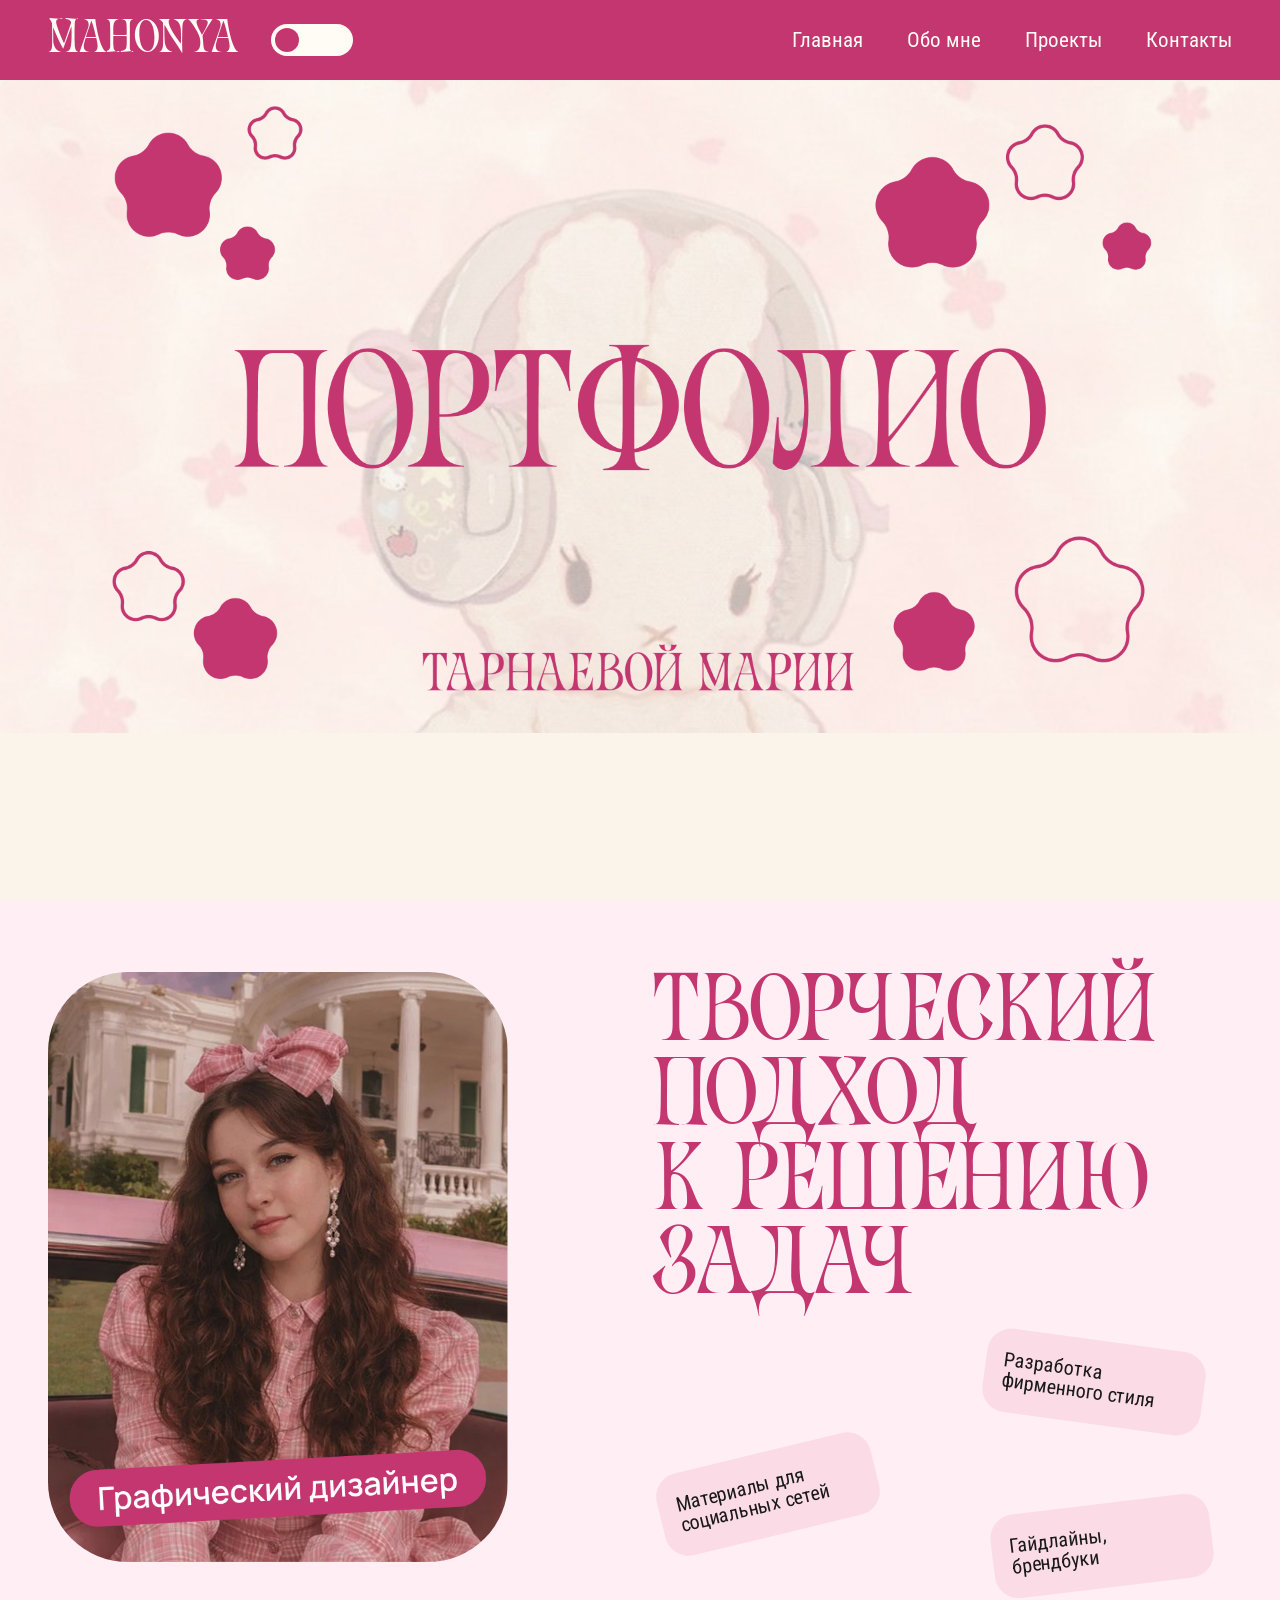
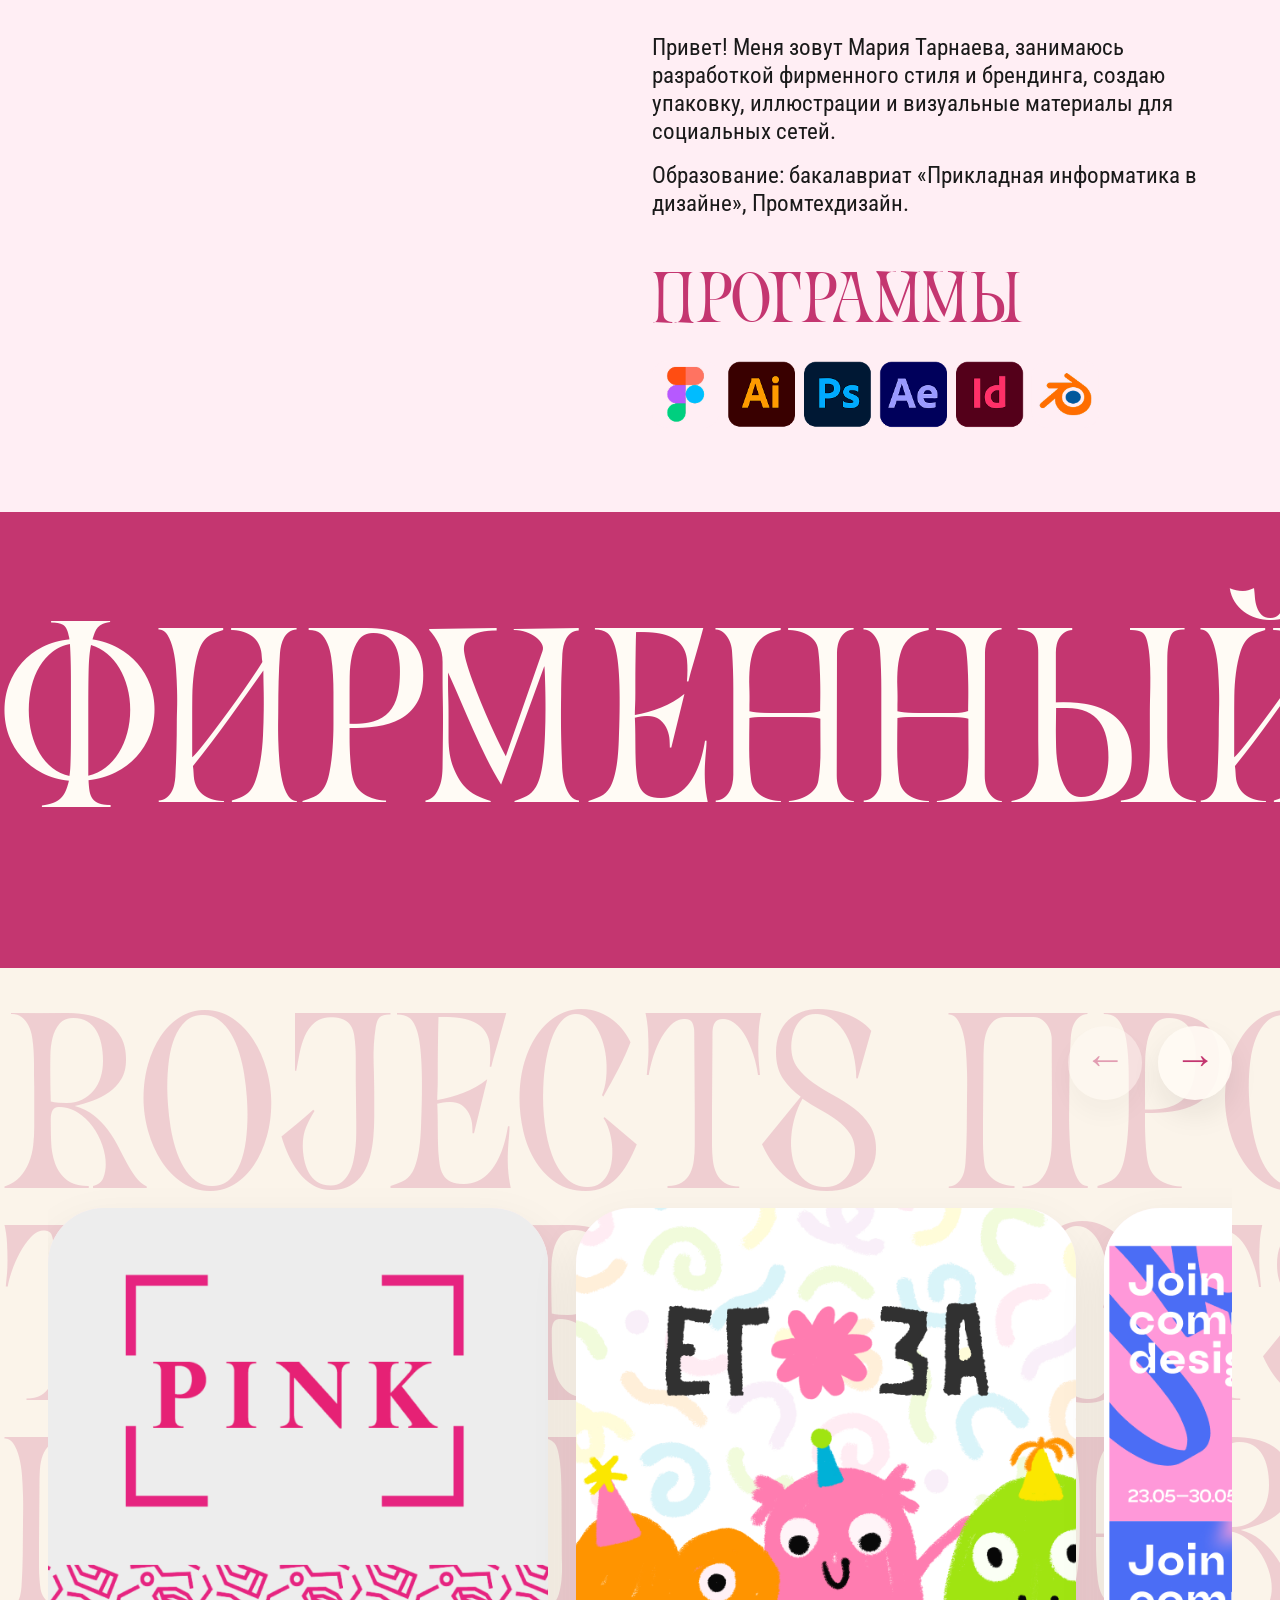
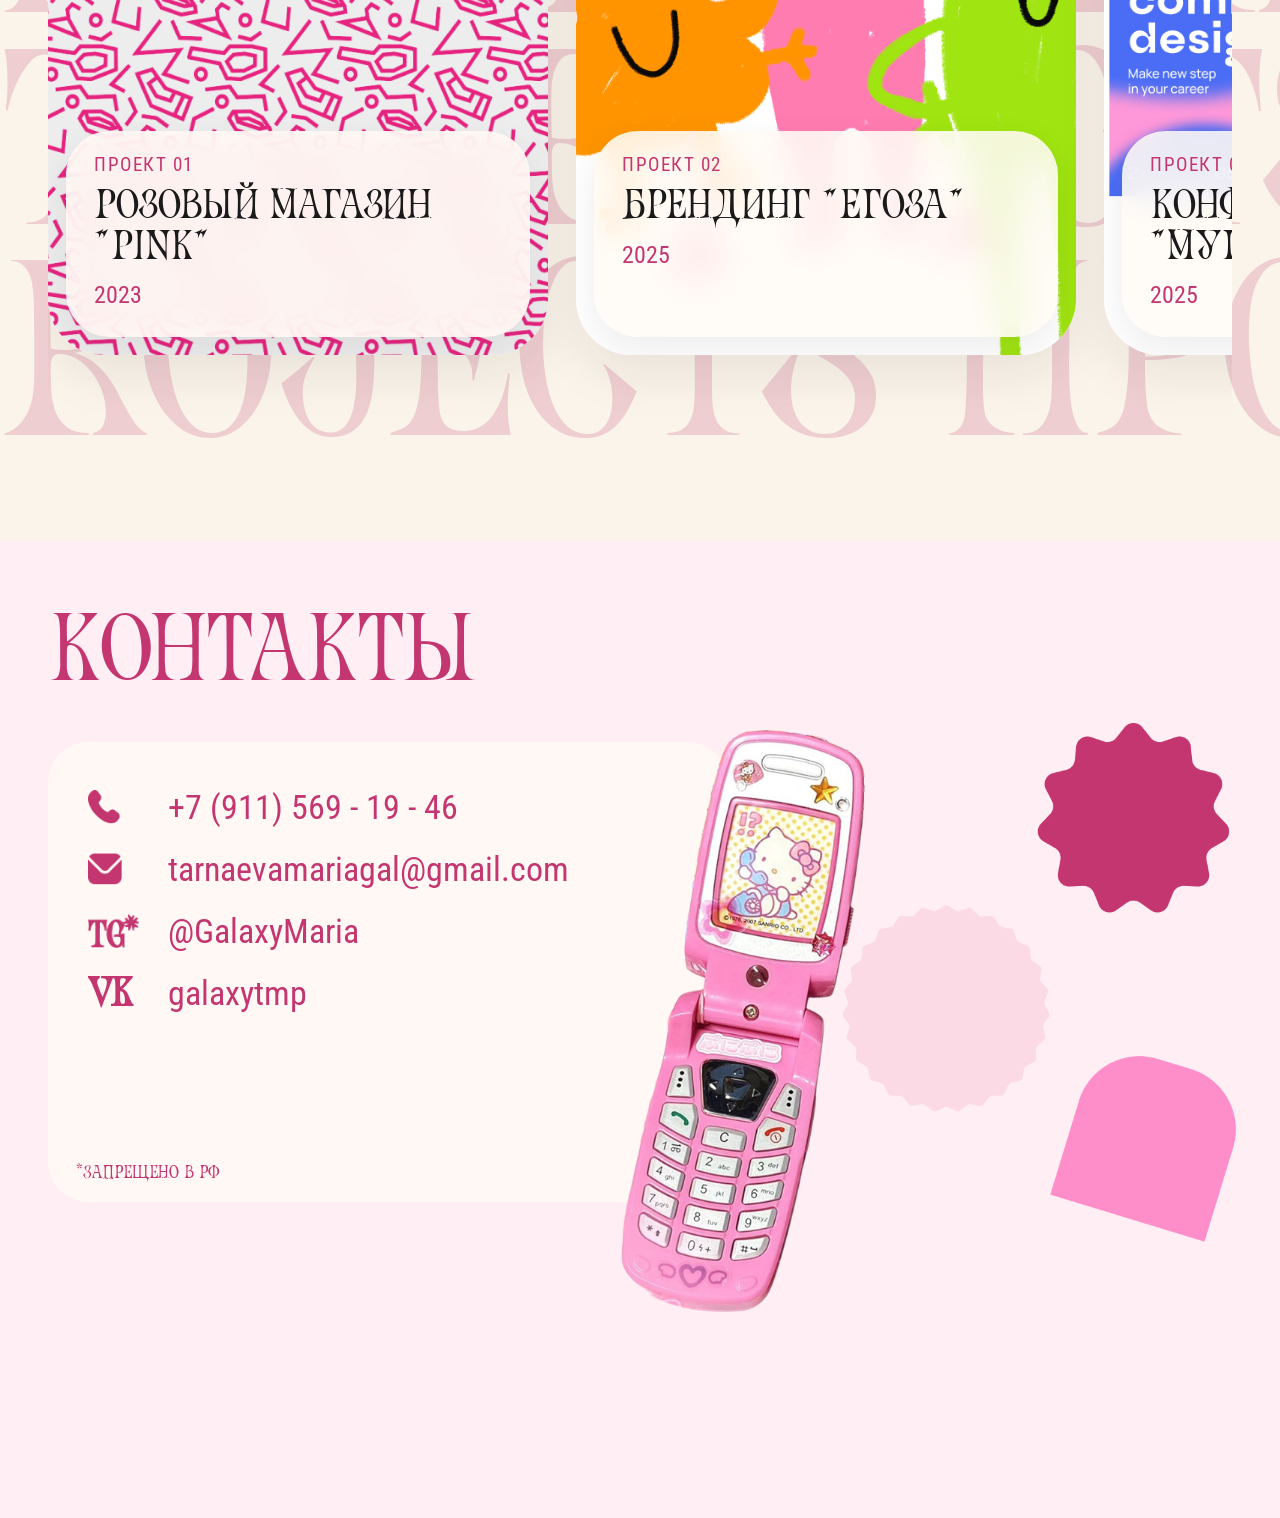
<file: index.html>
<!DOCTYPE html>
<html lang="ru">
<head>
  <meta charset="UTF-8">
  <meta name="viewport" content="width=device-width, initial-scale=1.0">
  <title>Mahonya</title>
  <link rel="preconnect" href="https://fonts.googleapis.com">
  <link rel="preconnect" href="https://fonts.gstatic.com" crossorigin>
  <link href="https://fonts.googleapis.com/css2?family=Roboto+Condensed&display=swap" rel="stylesheet">
  <link rel="stylesheet" href="style.css">
</head>
<body>
  <nav class="navbar">
    <div class="navbar__inner">
      <a class="logo" href="#top">MAHONYA</a>

      <button class="theme-toggle" id="themeToggle" type="button" aria-label="Переключить тему">
        <span class="toggle-circle"></span>
      </button>

      <div class="menu">
        <a href="#top">Главная</a>
        <a href="#about">Обо мне</a>
        <a href="#projects">Проекты</a>
        <a href="#contacts">Контакты</a>
      </div>
    </div>
  </nav>

  <header class="hero" id="top">
    <img class="hero__image" src="img/хэдер.png" data-asset="хэдер.png" alt="">
  </header>

  <main>
    <section class="about" id="about">
      <div class="about__grid">
        <div class="about__photo">
          <img src="img/мое_фото.png" data-asset="мое_фото.png" alt="Мария Тарнаева">
        </div>

        <div class="about__content">
          <h2>
            ТВОРЧЕСКИЙ<br>
            ПОДХОД<br>
            К РЕШЕНИЮ<br>
            ЗАДАЧ
          </h2>

          <div class="tags">
            <div class="tag tag--one">Материалы для социальных сетей</div>
            <div class="tag tag--two">Разработка фирменного стиля</div>
            <div class="tag tag--three">Гайдлайны, брендбуки</div>
          </div>

          <p class="about-text">
            Привет! Меня зовут Мария Тарнаева, занимаюсь разработкой фирменного стиля и брендинга,
            создаю упаковку, иллюстрации и визуальные материалы для социальных сетей.
          </p>

          <p class="about-text">
            Образование: бакалавриат «Прикладная информатика в дизайне», Промтехдизайн.
          </p>

          <h3 class="programs-title">ПРОГРАММЫ</h3>

          <div class="programs">
            <img src="img/программы.png" data-asset="программы.png" alt="Список программ">
          </div>
        </div>
      </div>
    </section>

    <section class="marquee" aria-label="Бегущая строка">
      <div class="marquee__inner">
        <div class="marquee__content">
          <span>ФИРМЕННЫЙ СТИЛЬ</span>
          <span>ФИРМЕННЫЙ СТИЛЬ</span>
          <span>ФИРМЕННЫЙ СТИЛЬ</span>
        </div>
      </div>
    </section>

    <section class="projects" id="projects">
      <div class="projects__inner">
        <div class="projects__bg" aria-hidden="true">
          <span>ROJECTS ПРОЕКТЫ PROJECTS ПРОЕКТЫ</span>
          <span>ТЫ PROJECTS ПРОЕ ТЫ PROJECTS ПРОЕ</span>
          <span>ПРОЕКТЫ PROJECTS ПРОЕКТЫ PROJECTS</span>
          <span>ТЫ PROJECTS ПРОЕ ТЫ PROJECTS ПРОЕ</span>
          <span>ROJECTS ПРОЕКТЫ PROJECTS ПРОЕКТЫ</span>
        </div>

        <div class="projects__controls" aria-label="Навигация по проектам">
          <button class="projects__nav" id="projectsPrev" type="button" aria-label="Показать предыдущий проект">←</button>
          <button class="projects__nav" id="projectsNext" type="button" aria-label="Показать следующий проект">→</button>
        </div>

        <div class="projects__viewport" id="projectsViewport" tabindex="0">
          <div class="projects__track">
            <a class="project-card" href="project-1.html" aria-label="Открыть проект Розовый магазин PINK">
              <img
                class="project-card__image"
                src="img/Проект1_1.png"
                data-asset="Проект1_1.png"
                alt="Розовый магазин PINK"
              >
              <div class="project-card__meta">
                <span class="project-card__index">Проект 01</span>
                <h3 class="project-card__title">Розовый магазин "PINK"</h3>
                <p class="project-card__year">2023</p>
              </div>
            </a>
            <a class="project-card" href="project-2.html" aria-label="Открыть проект брендинга Егоза">
              <img
                class="project-card__image"
                src="img/Проект2_1.png"
                data-asset="Проект2_1.png"
                alt="Брендинг для компании Егоза"
              >
              <div class="project-card__meta">
                <span class="project-card__index">Проект 02</span>
                <h3 class="project-card__title">Брендинг "Егоза"</h3>
                <p class="project-card__year">2025</p>
              </div>
            </a>
            <a class="project-card" href="project-3.html" aria-label="Открыть проект MyDesignTime">
              <img
                class="project-card__image"
                src="img/Проект3_1.png"
                data-asset="Проект3_1.png"
                alt="Фирменный стиль для конференции MyDesignTime"
              >
              <div class="project-card__meta">
                <span class="project-card__index">Проект 03</span>
                <h3 class="project-card__title">Конференция "MyDesignTime"</h3>
                <p class="project-card__year">2025</p>
              </div>
            </a>
            <a class="project-card" href="project-4.html" aria-label="Открыть проект СмартПикник">
              <img
                class="project-card__image"
                src="img/Проект4_1.png"
                data-asset="Проект4_1.png"
                alt="Фирменный стиль фестиваля СмартПикник"
              >
              <div class="project-card__meta">
                <span class="project-card__index">Проект 04</span>
                <h3 class="project-card__title">Фестиваль "СмартПикник"</h3>
                <p class="project-card__year">2025</p>
              </div>
            </a>
            <a class="project-card" href="project-5.html" aria-label="Открыть проект BegYStart">
              <img
                class="project-card__image"
                src="img/Проект5_1.png"
                data-asset="Проект5_1.png"
                alt="Фирменный стиль акселератора школьных проектов BegYStart"
              >
              <div class="project-card__meta">
                <span class="project-card__index">Проект 05</span>
                <h3 class="project-card__title">BegYStart</h3>
                <p class="project-card__year">2024</p>
              </div>
            </a>
          </div>
        </div>
      </div>
    </section>

    <section class="contacts" id="contacts">
      <div class="contacts__inner">
        <div class="section-head section-head--contacts">
          <h2>Контакты</h2>
        </div>

        <div class="contacts__layout">
          <div class="contacts__card">
            <div class="contact-row">
              <img class="contact-row__icon" src="img/иконка_тел.png" data-asset="иконка_тел.png" alt="">
              <a
                href="#"
                data-copy="+7 (911) 569 - 19 - 46"
                data-copy-label="Номер скопирован"
                aria-label="Скопировать номер телефона"
              >+7 (911) 569 - 19 - 46</a>
            </div>

            <div class="contact-row">
              <img class="contact-row__icon" src="img/иконка_почта.png" data-asset="иконка_почта.png" alt="">
              <a
                href="#"
                data-copy="tarnaevamariagal@gmail.com"
                data-copy-label="Почта скопирована"
                aria-label="Скопировать адрес электронной почты"
              >tarnaevamariagal@gmail.com</a>
            </div>

            <div class="contact-row">
              <img class="contact-row__icon" src="img/иконка_тг.png" data-asset="иконка_тг.png" alt="">
              <a href="https://t.me/GalaxyMaria" target="_blank" rel="noreferrer">@GalaxyMaria</a>
            </div>

            <div class="contact-row">
              <img class="contact-row__icon" src="img/иконка_вк.png" data-asset="иконка_вк.png" alt="">
              <a href="https://vk.com/galaxytmp" target="_blank" rel="noreferrer">galaxytmp</a>
            </div>

            <p class="contacts__note">*Запрещено в РФ</p>
          </div>

          <div class="contacts__image">
            <img src="img/телефон.png" data-asset="телефон.png" alt="Декоративное изображение телефона">
          </div>

          <img
            class="contacts__graphic"
            src="img/граф_элементы.png"
            data-asset="граф_элементы.png"
            alt=""
          >
        </div>
      </div>
    </section>
  </main>

  <script src="script.js"></script>
</body>
</html>
</file>
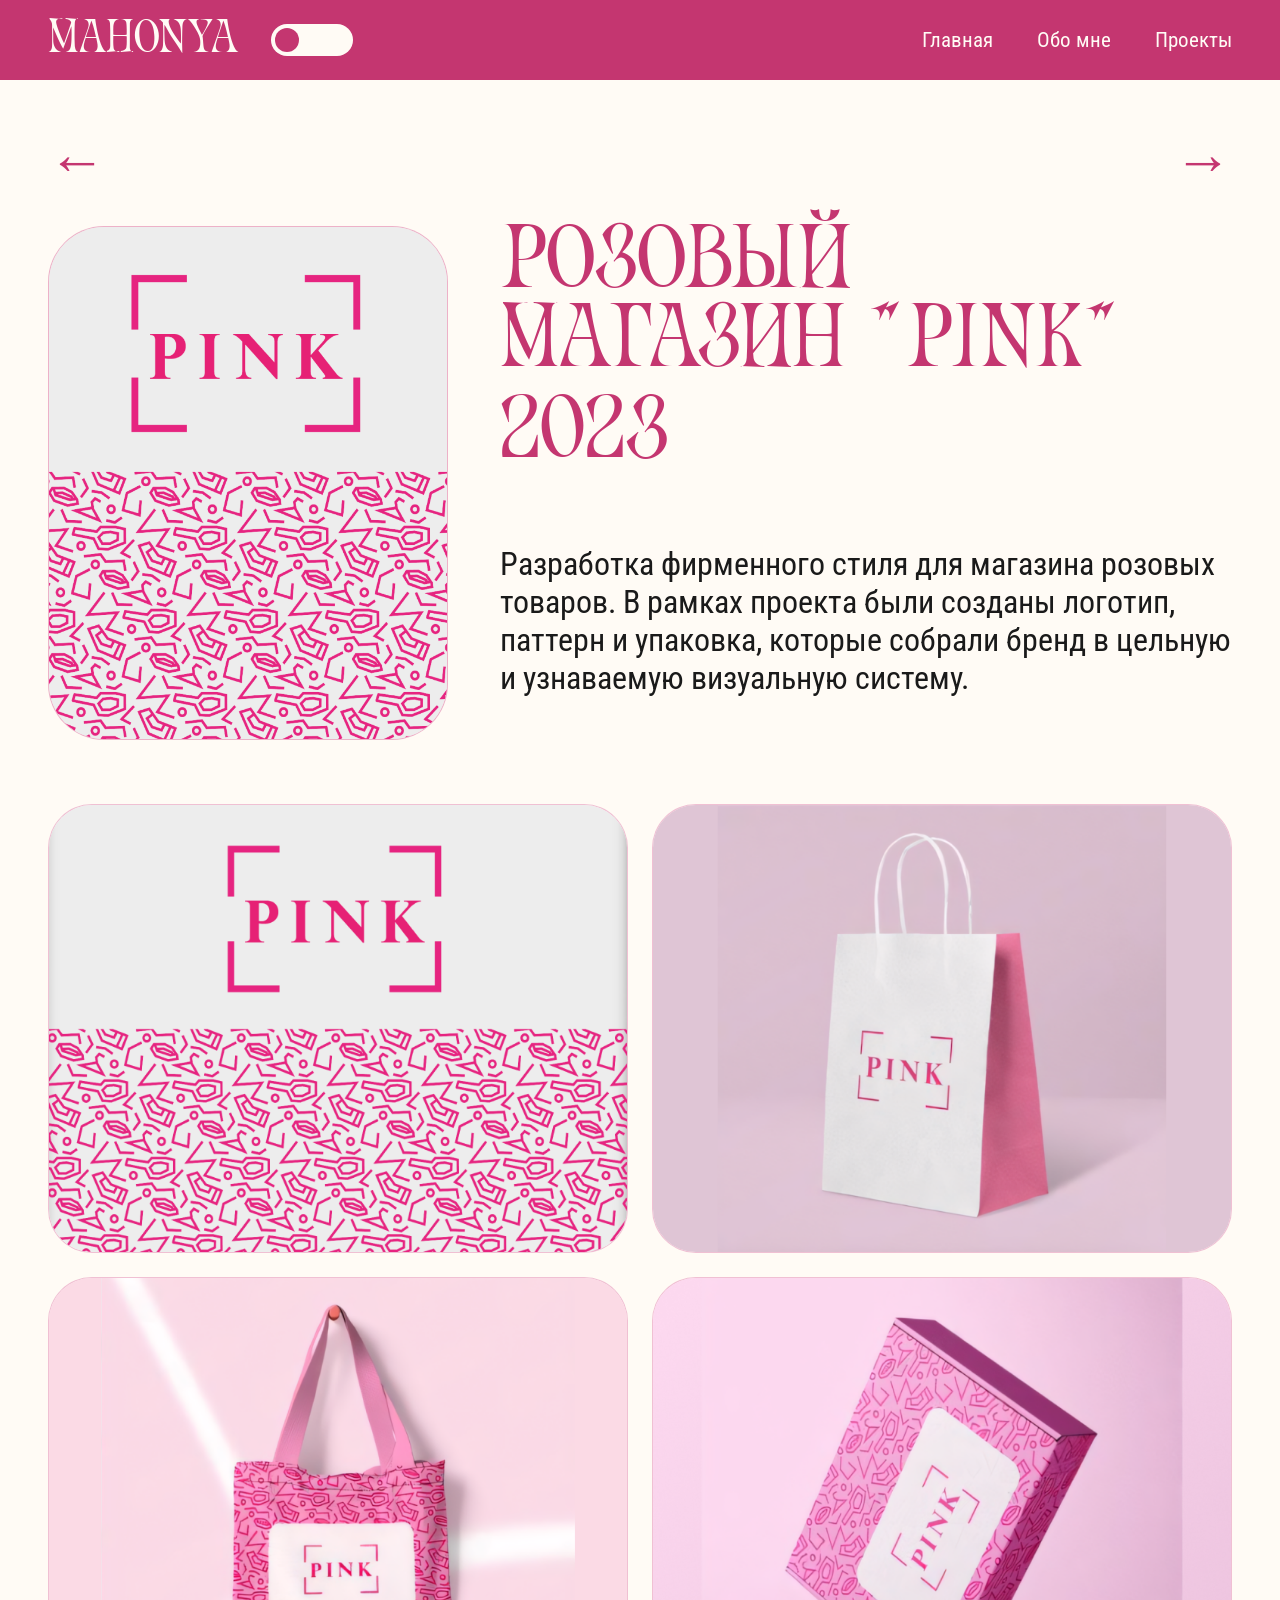
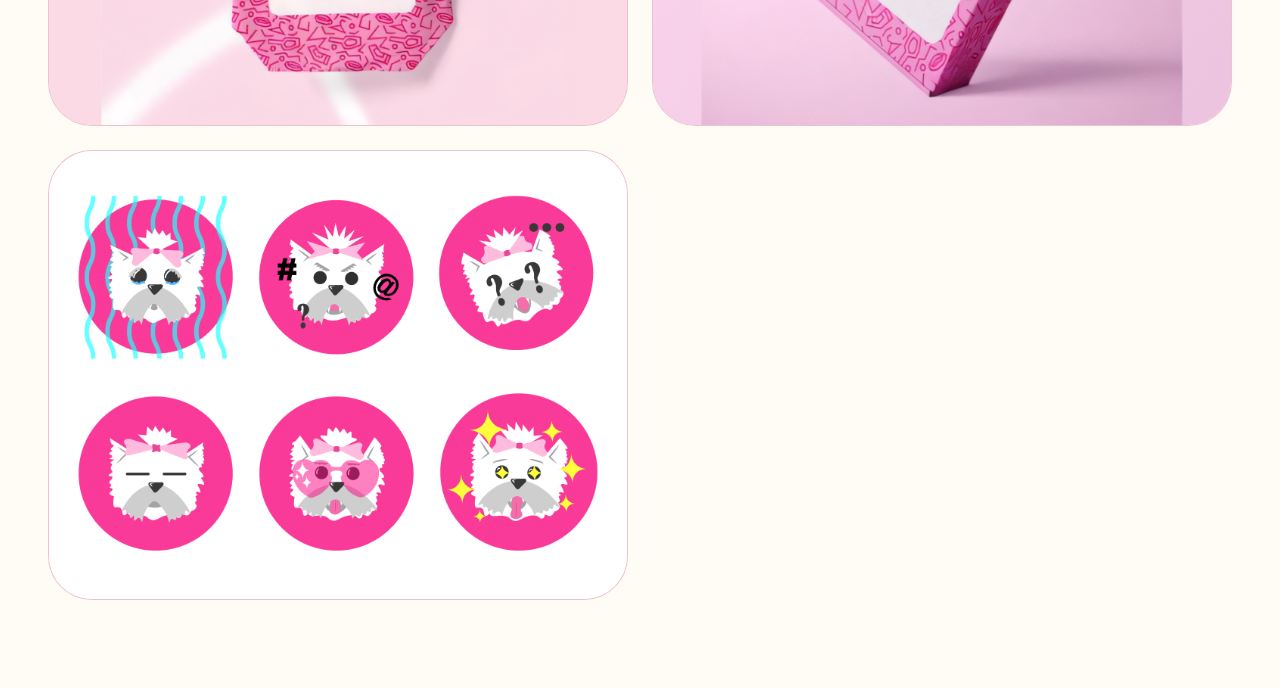
<file: project-1.html>
<!DOCTYPE html>
<html lang="ru">
<head>
  <meta charset="UTF-8">
  <meta name="viewport" content="width=device-width, initial-scale=1.0">
  <title>Розовый магазин PINK</title>
  <link rel="preconnect" href="https://fonts.googleapis.com">
  <link rel="preconnect" href="https://fonts.gstatic.com" crossorigin>
  <link href="https://fonts.googleapis.com/css2?family=Roboto+Condensed&display=swap" rel="stylesheet">
  <link rel="stylesheet" href="style.css">
</head>
<body class="project-page">
  <nav class="navbar">
    <div class="navbar__inner">
      <a class="logo" href="index.html#top">MAHONYA</a>
      <button class="theme-toggle" id="themeToggle" type="button" aria-label="Переключить тему">
        <span class="toggle-circle"></span>
      </button>
      <div class="menu">
        <a href="index.html#top">Главная</a>
        <a href="index.html#about">Обо мне</a>
        <a href="index.html#projects">Проекты</a>
      </div>
    </div>
  </nav>

  <main class="project-main">
    <div class="project-topbar">
      <a class="project-arrow" href="project-5.html" aria-label="Предыдущий проект">←</a>
      <a class="project-arrow" href="project-2.html" aria-label="Следующий проект">→</a>
    </div>

    <section class="project-detail">
      <div class="project-detail__poster">
        <img src="img/Проект1_1.png" data-asset="Проект1_1.png" alt="Розовый магазин PINK">
      </div>

      <div>
        <h1 class="project-detail__title">
          РОЗОВЫЙ<br>
          МАГАЗИН "PINK"
          <span class="project-detail__year">2023</span>
        </h1>

        <p class="project-detail__text">
          Разработка фирменного стиля для магазина розовых товаров. В&nbsp;рамках проекта были созданы
          логотип, паттерн и&nbsp;упаковка, которые собрали бренд в&nbsp;цельную и&nbsp;узнаваемую визуальную систему.
        </p>
      </div>
    </section>

    <section class="project-gallery">
      <figure class="project-gallery__item project-gallery__item--tall">
        <img class="project-gallery__image" src="img/Проект1_2.png" data-asset="Проект1_2.png" alt="Логотип проекта PINK">
      </figure>
      <figure class="project-gallery__item project-gallery__item--tall">
        <img class="project-gallery__image" src="img/Проект1_3.png" data-asset="Проект1_3.png" alt="Пакет для магазина PINK">
      </figure>
      <figure class="project-gallery__item project-gallery__item--tall">
        <img class="project-gallery__image" src="img/Проек1_4.png" data-asset="Проек1_4.png" alt="Дополнительный носитель фирменного стиля PINK">
      </figure>
      <figure class="project-gallery__item project-gallery__item--tall">
        <img class="project-gallery__image" src="img/Проект1_5.png" data-asset="Проект1_5.png" alt="Упаковка проекта PINK">
      </figure>
      <figure class="project-gallery__item project-gallery__item--tall">
        <img class="project-gallery__image" src="img/Проект1_6.png" data-asset="Проект1_6.png" alt="Стикеры и графика проекта PINK">
      </figure>
    </section>
  </main>

  <script src="script.js"></script>
</body>
</html>
</file>
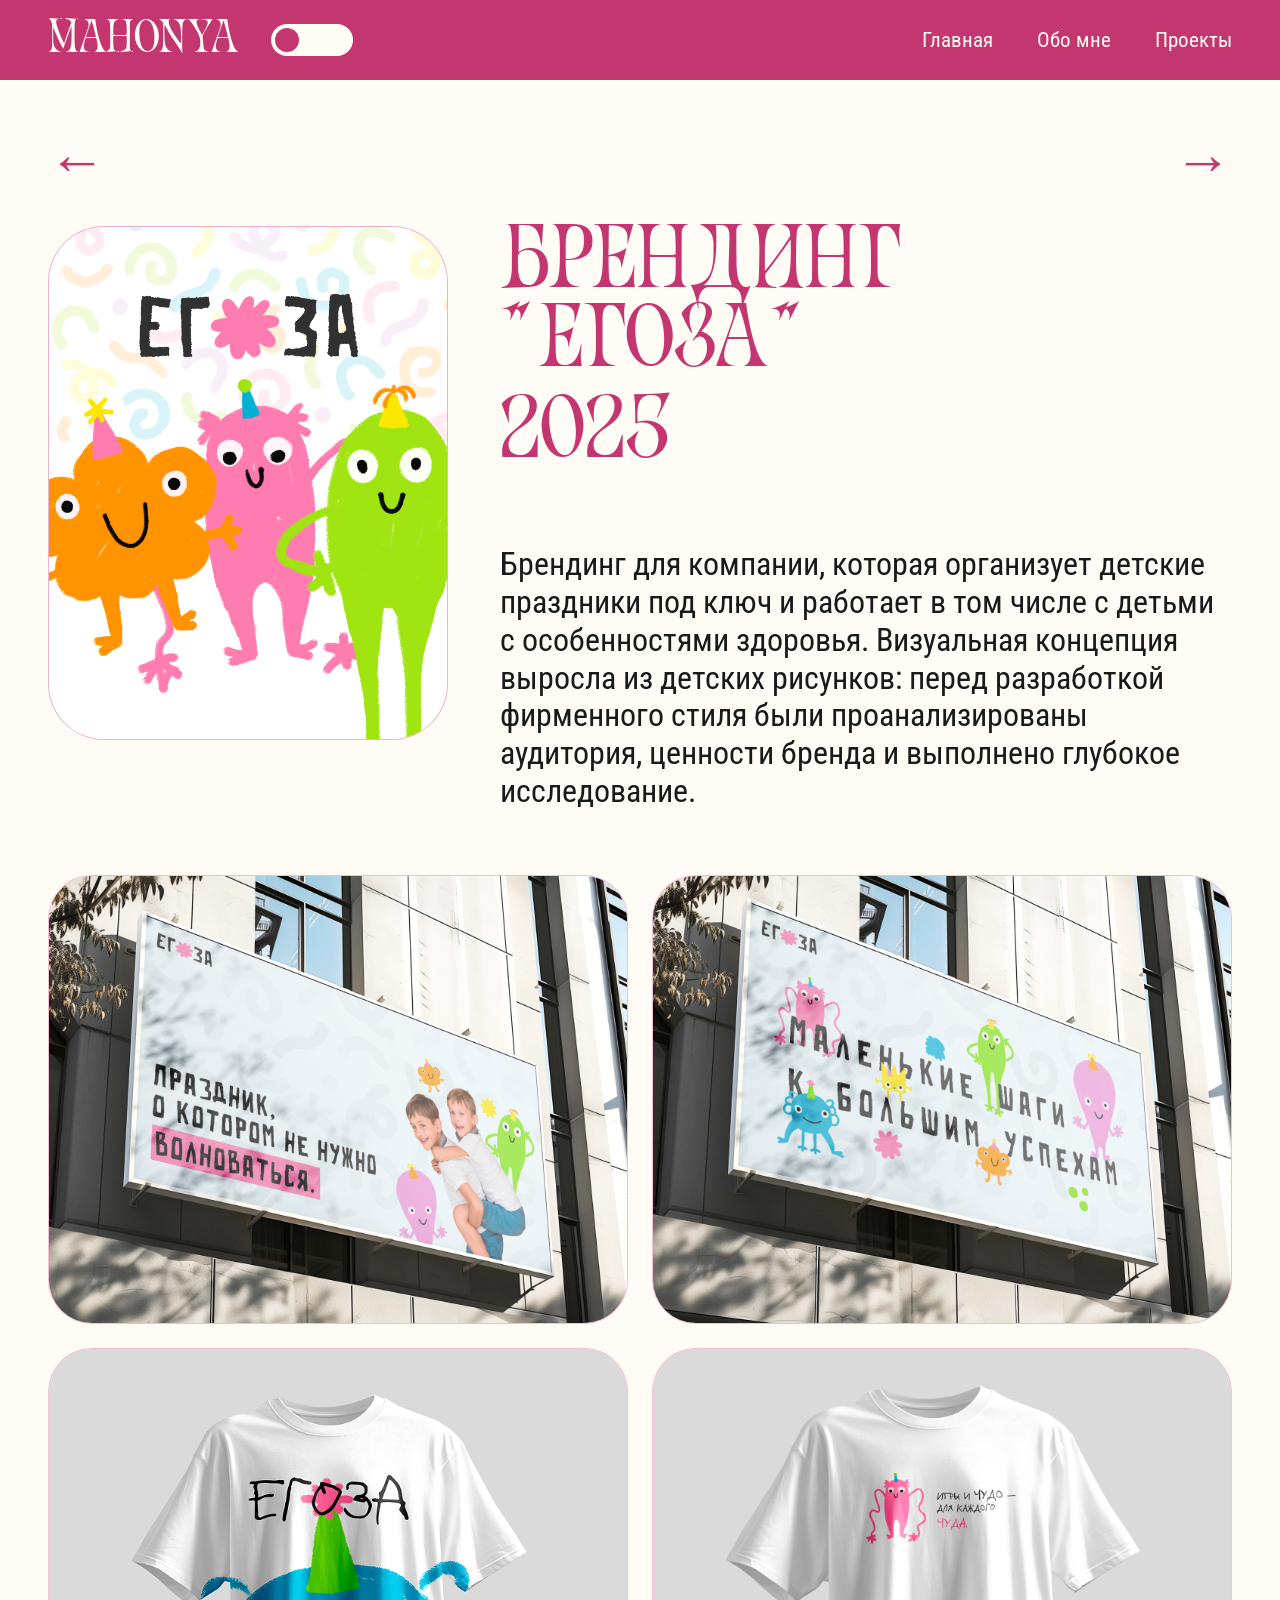
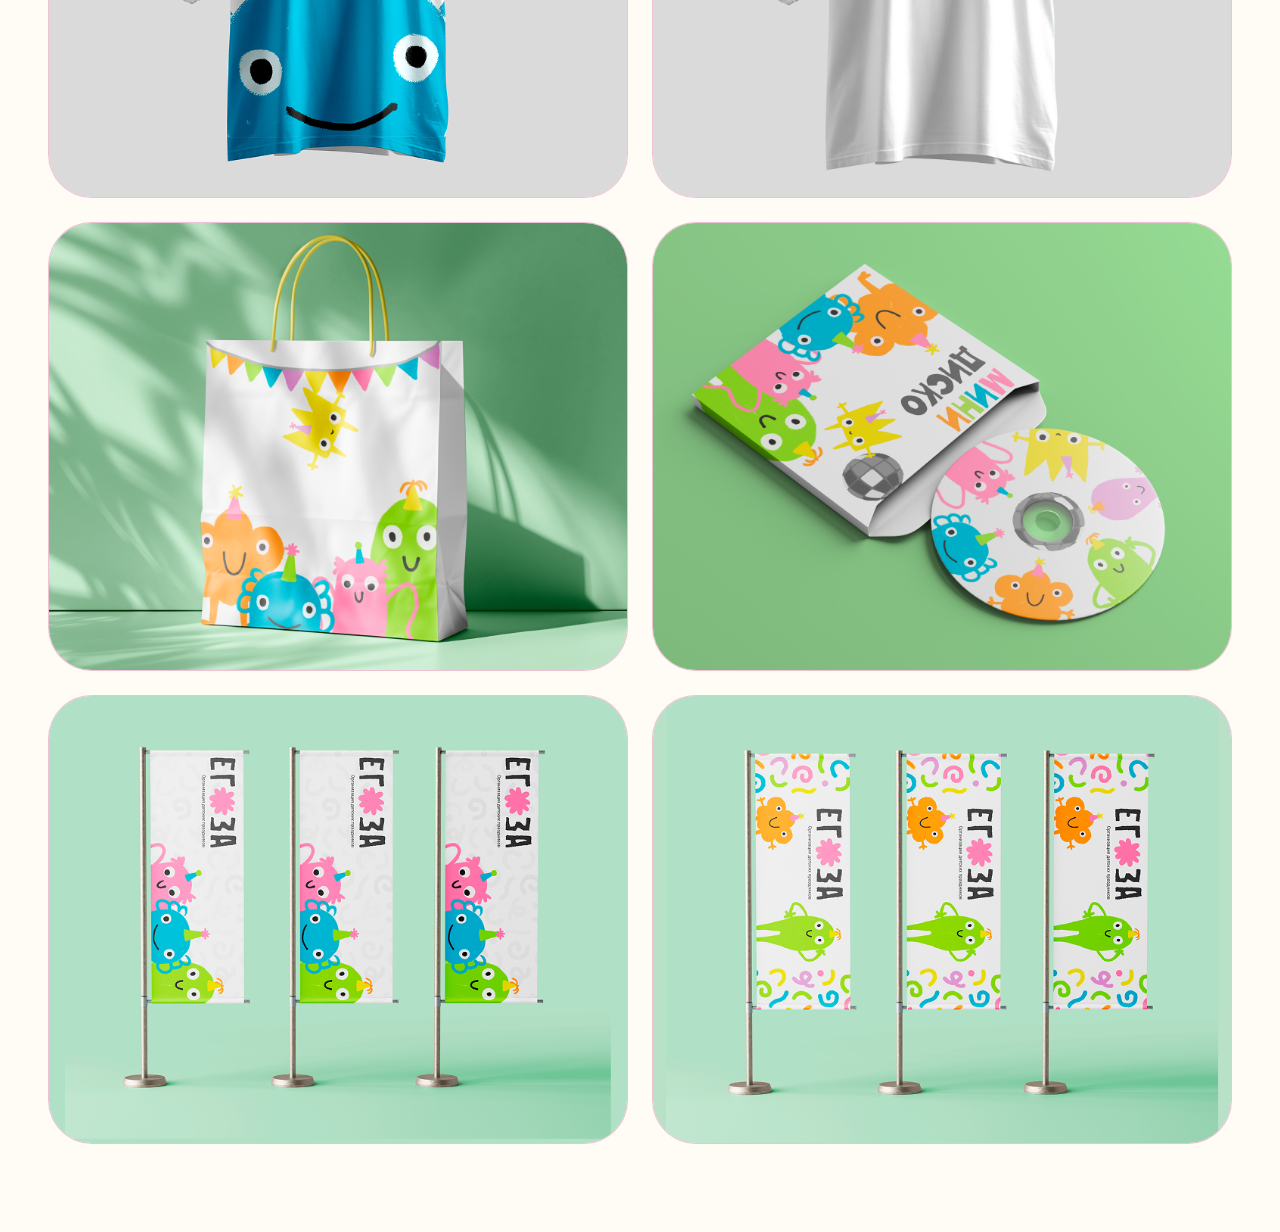
<file: project-2.html>
<!DOCTYPE html>
<html lang="ru">
<head>
  <meta charset="UTF-8">
  <meta name="viewport" content="width=device-width, initial-scale=1.0">
  <title>Брендинг Егоза</title>
  <link rel="preconnect" href="https://fonts.googleapis.com">
  <link rel="preconnect" href="https://fonts.gstatic.com" crossorigin>
  <link href="https://fonts.googleapis.com/css2?family=Roboto+Condensed&display=swap" rel="stylesheet">
  <link rel="stylesheet" href="style.css">
</head>
<body class="project-page">
  <nav class="navbar">
    <div class="navbar__inner">
      <a class="logo" href="index.html#top">MAHONYA</a>
      <button class="theme-toggle" id="themeToggle" type="button" aria-label="Переключить тему">
        <span class="toggle-circle"></span>
      </button>
      <div class="menu">
        <a href="index.html#top">Главная</a>
        <a href="index.html#about">Обо мне</a>
        <a href="index.html#projects">Проекты</a>
      </div>
    </div>
  </nav>

  <main class="project-main">
    <div class="project-topbar">
      <a class="project-arrow" href="project-1.html" aria-label="Предыдущий проект">←</a>
      <a class="project-arrow" href="project-3.html" aria-label="Следующий проект">→</a>
    </div>

    <section class="project-detail">
      <div class="project-detail__poster">
        <img src="img/Проект2_1.png" data-asset="Проект2_1.png" alt="Брендинг компании Егоза">
      </div>

      <div>
        <h1 class="project-detail__title">
          БРЕНДИНГ<br>
          "ЕГОЗА"
          <span class="project-detail__year">2025</span>
        </h1>

        <p class="project-detail__text">
          Брендинг для компании, которая организует детские праздники под&nbsp;ключ и&nbsp;работает в&nbsp;том числе
          с&nbsp;детьми с&nbsp;особенностями здоровья. Визуальная концепция выросла из&nbsp;детских рисунков: перед
          разработкой фирменного стиля были проанализированы аудитория, ценности бренда и&nbsp;выполнено
          глубокое исследование.
        </p>
      </div>
    </section>

    <section class="project-gallery">
      <figure class="project-gallery__item project-gallery__item--tall">
        <img class="project-gallery__image" src="img/Проект2_2.png" data-asset="Проект2_2.png" alt="Наружная реклама бренда Егоза">
      </figure>
      <figure class="project-gallery__item project-gallery__item--tall">
        <img class="project-gallery__image" src="img/Проект2_3.png" data-asset="Проект2_3.png" alt="Рекламный баннер бренда Егоза">
      </figure>
      <figure class="project-gallery__item project-gallery__item--tall">
        <img class="project-gallery__image" src="img/Проект2_4.png" data-asset="Проект2_4.png" alt="Футболка с фирменной графикой Егоза">
      </figure>
      <figure class="project-gallery__item project-gallery__item--tall">
        <img class="project-gallery__image" src="img/Проект2_5.png" data-asset="Проект2_5.png" alt="Фирменный мерч бренда Егоза">
      </figure>
      <figure class="project-gallery__item project-gallery__item--tall">
        <img class="project-gallery__image" src="img/Проект2_6.png" data-asset="Проект2_6.png" alt="Фирменный пакет бренда Егоза">
      </figure>
      <figure class="project-gallery__item project-gallery__item--tall">
        <img class="project-gallery__image" src="img/Проект2_7.png" data-asset="Проект2_7.png" alt="Носители бренда Егоза">
      </figure>
      <figure class="project-gallery__item project-gallery__item--tall">
        <img class="project-gallery__image" src="img/Проект2_8.png" data-asset="Проект2_8.png" alt="Фирменные флажки бренда Егоза">
      </figure>
      <figure class="project-gallery__item project-gallery__item--tall">
        <img class="project-gallery__image" src="img/Проект2_9.png" data-asset="Проект2_9.png" alt="Рекламные материалы бренда Егоза">
      </figure>
    </section>
  </main>

  <script src="script.js"></script>
</body>
</html>
</file>
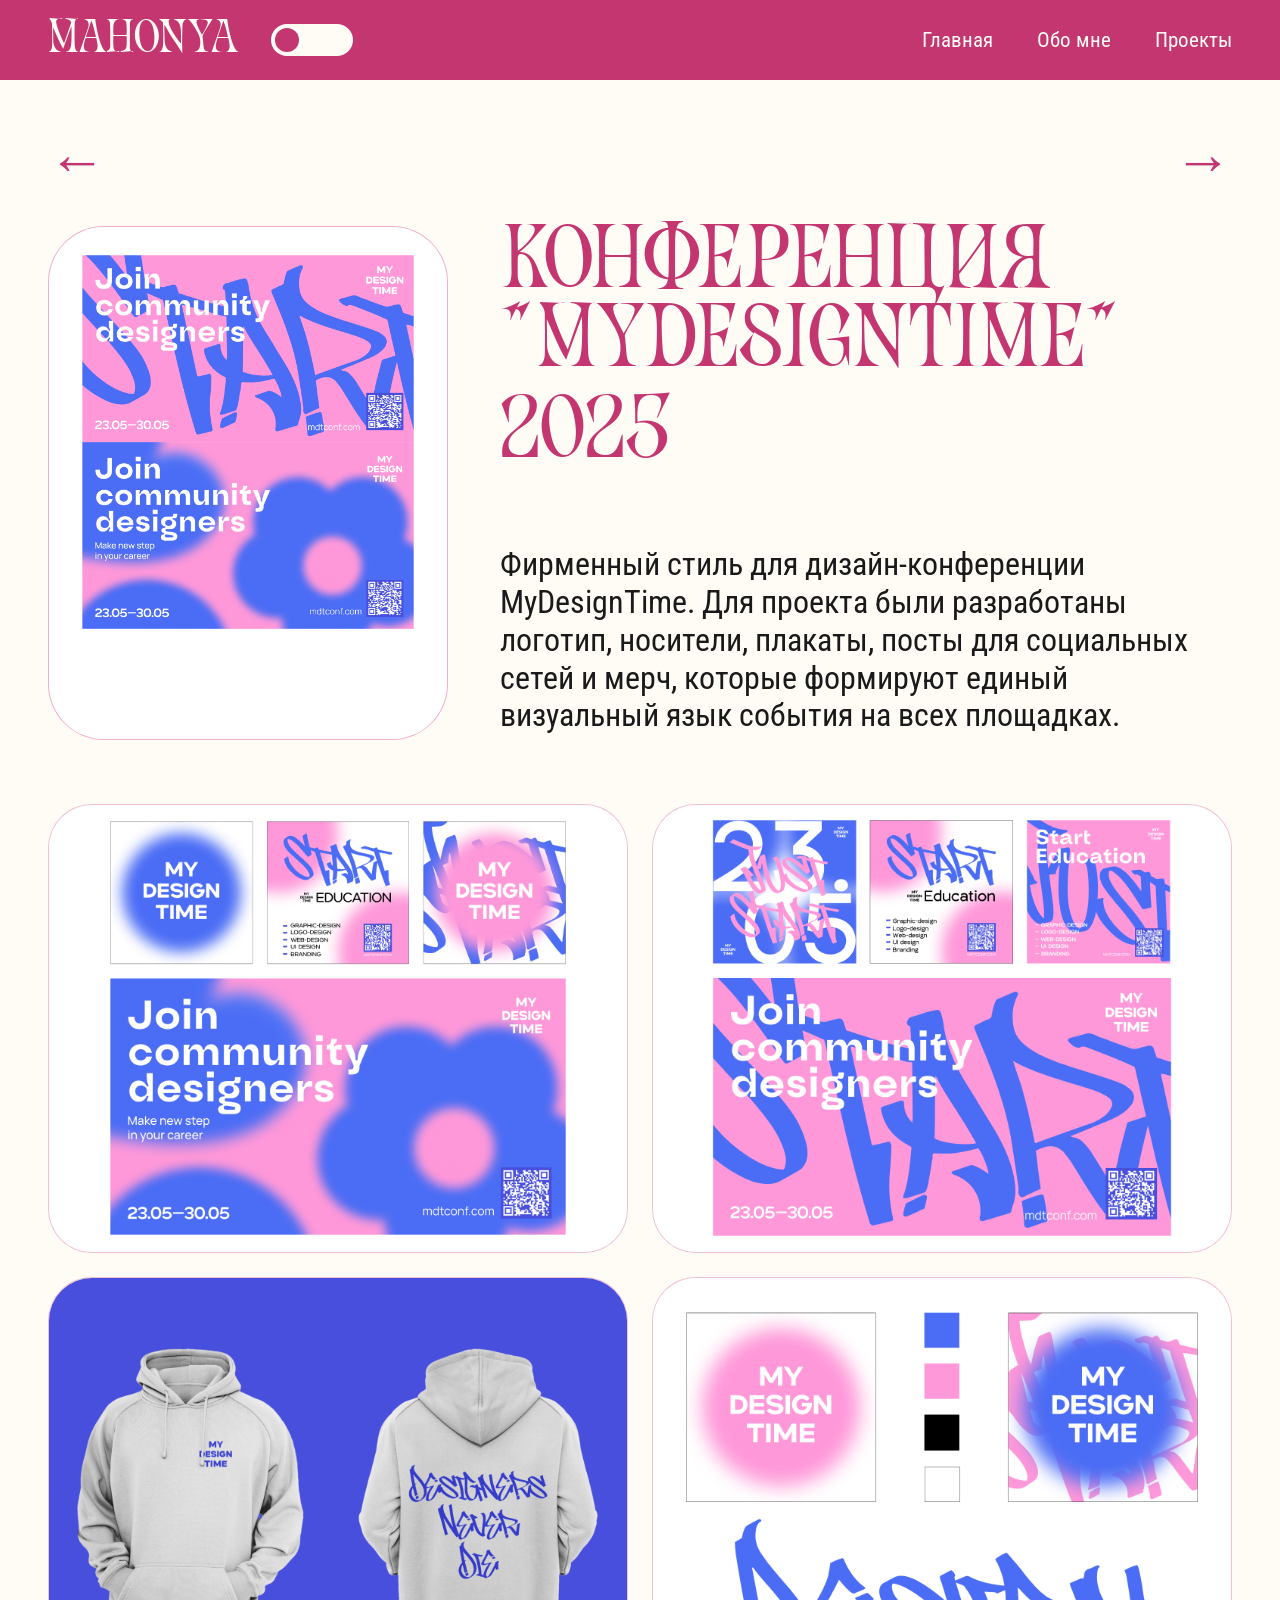
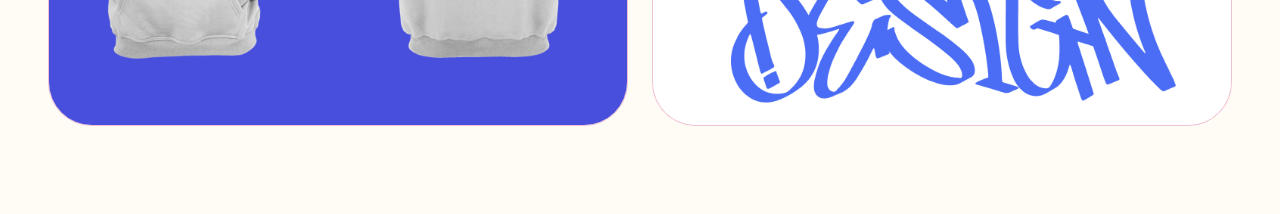
<file: project-3.html>
<!DOCTYPE html>
<html lang="ru">
<head>
  <meta charset="UTF-8">
  <meta name="viewport" content="width=device-width, initial-scale=1.0">
  <title>MyDesignTime</title>
  <link rel="preconnect" href="https://fonts.googleapis.com">
  <link rel="preconnect" href="https://fonts.gstatic.com" crossorigin>
  <link href="https://fonts.googleapis.com/css2?family=Roboto+Condensed&display=swap" rel="stylesheet">
  <link rel="stylesheet" href="style.css">
</head>
<body class="project-page">
  <nav class="navbar">
    <div class="navbar__inner">
      <a class="logo" href="index.html#top">MAHONYA</a>
      <button class="theme-toggle" id="themeToggle" type="button" aria-label="Переключить тему">
        <span class="toggle-circle"></span>
      </button>
      <div class="menu">
        <a href="index.html#top">Главная</a>
        <a href="index.html#about">Обо мне</a>
        <a href="index.html#projects">Проекты</a>
      </div>
    </div>
  </nav>

  <main class="project-main">
    <div class="project-topbar">
      <a class="project-arrow" href="project-2.html" aria-label="Предыдущий проект">←</a>
      <a class="project-arrow" href="project-4.html" aria-label="Следующий проект">→</a>
    </div>

    <section class="project-detail">
      <div class="project-detail__poster">
        <img src="img/Проект3_1.png" data-asset="Проект3_1.png" alt="Фирменный стиль конференции MyDesignTime">
      </div>

      <div>
        <h1 class="project-detail__title">
          КОНФЕРЕНЦИЯ<br>
          "MYDESIGNTIME"
          <span class="project-detail__year">2025</span>
        </h1>

        <p class="project-detail__text">
          Фирменный стиль для дизайн-конференции MyDesignTime. Для проекта были разработаны логотип,
          носители, плакаты, посты для социальных сетей и&nbsp;мерч, которые формируют единый визуальный
          язык события на&nbsp;всех площадках.
        </p>
      </div>
    </section>

    <section class="project-gallery">
      <figure class="project-gallery__item project-gallery__item--tall">
        <img class="project-gallery__image" src="img/Проект3_2.png" data-asset="Проект3_2.png" alt="Постер конференции MyDesignTime">
      </figure>
      <figure class="project-gallery__item project-gallery__item--tall">
        <img class="project-gallery__image" src="img/Проект3_3.png" data-asset="Проект3_3.png" alt="Плакат и графика конференции MyDesignTime">
      </figure>
      <figure class="project-gallery__item project-gallery__item--tall">
        <img class="project-gallery__image" src="img/Проект3_4.png" data-asset="Проект3_4.png" alt="Мерч конференции MyDesignTime">
      </figure>
      <figure class="project-gallery__item project-gallery__item--tall">
        <img class="project-gallery__image" src="img/Проект3_5.png" data-asset="Проект3_5.png" alt="Фирменные носители конференции MyDesignTime">
      </figure>
    </section>
  </main>

  <script src="script.js"></script>
</body>
</html>
</file>
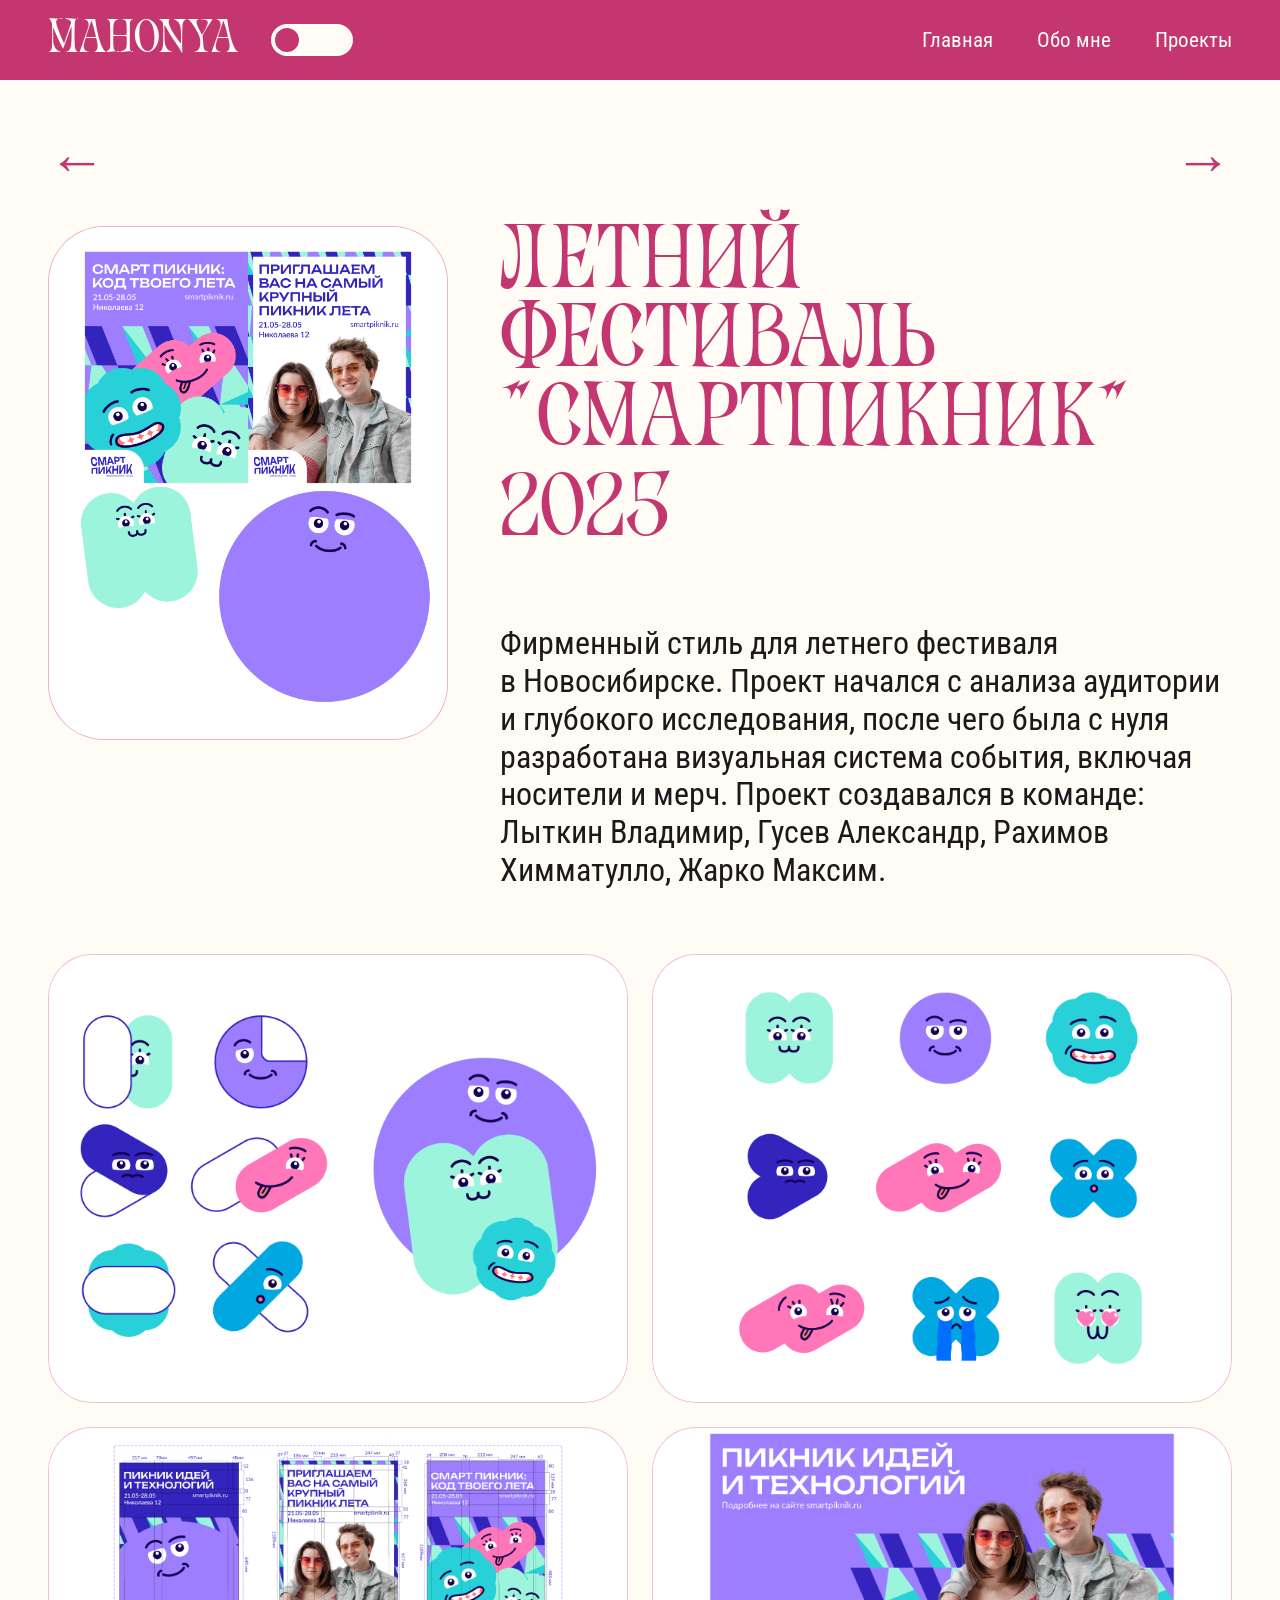
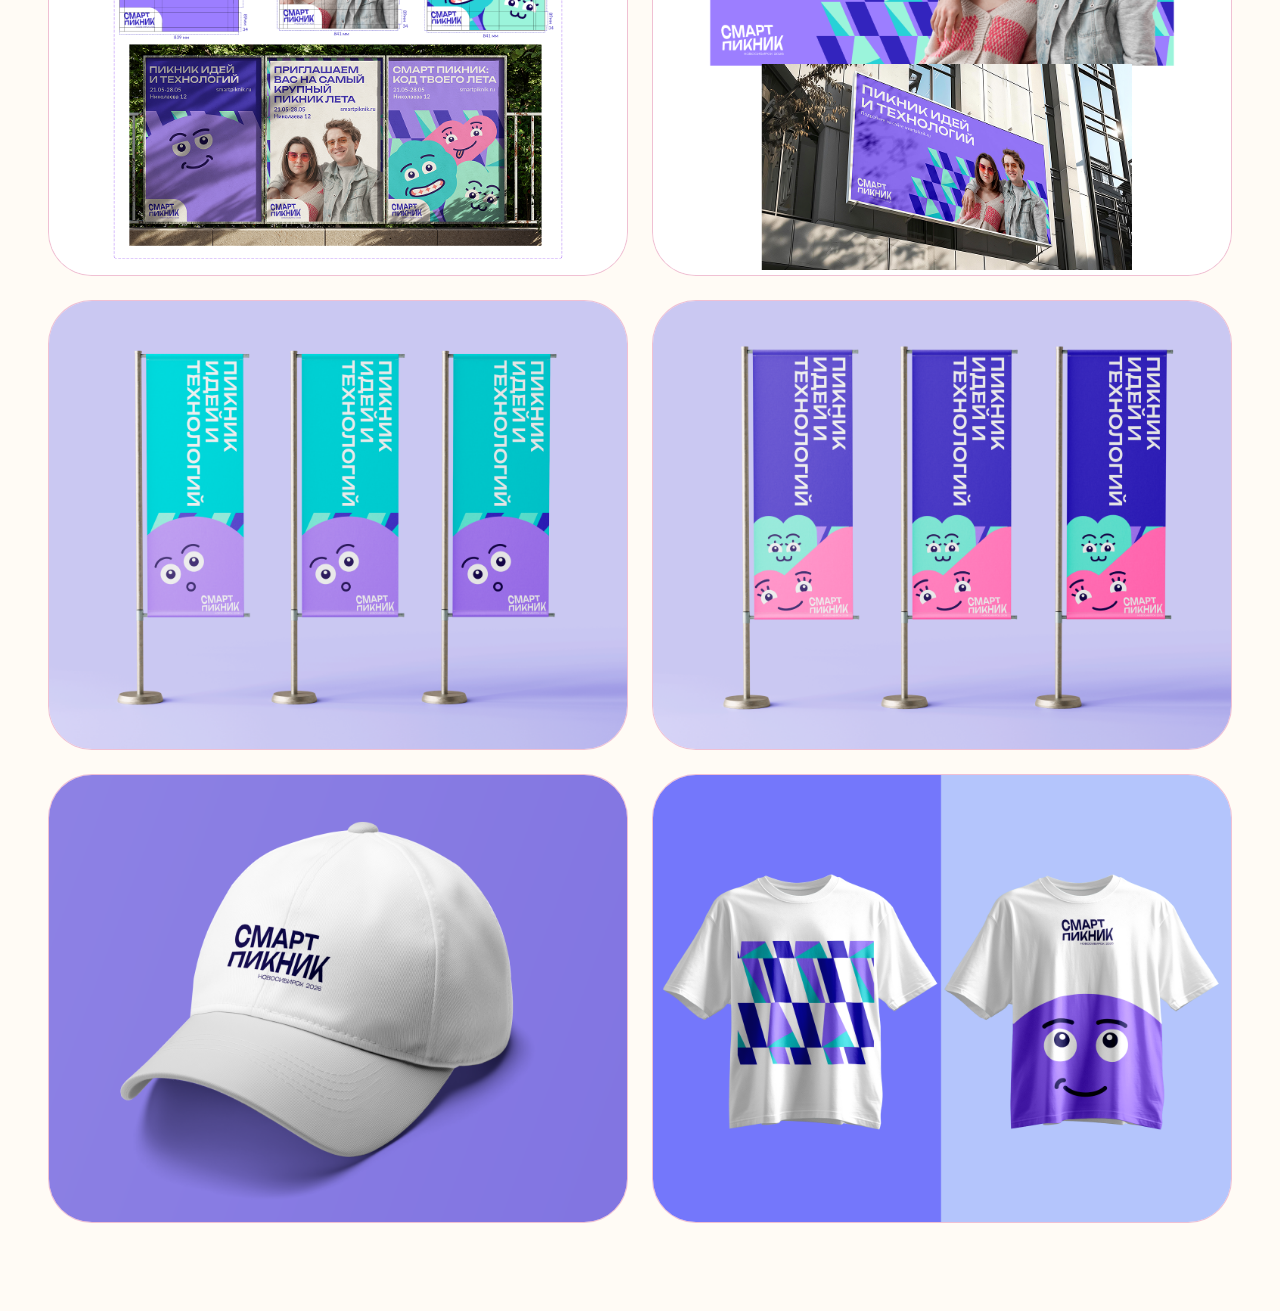
<file: project-4.html>
<!DOCTYPE html>
<html lang="ru">
<head>
  <meta charset="UTF-8">
  <meta name="viewport" content="width=device-width, initial-scale=1.0">
  <title>СмартПикник</title>
  <link rel="preconnect" href="https://fonts.googleapis.com">
  <link rel="preconnect" href="https://fonts.gstatic.com" crossorigin>
  <link href="https://fonts.googleapis.com/css2?family=Roboto+Condensed&display=swap" rel="stylesheet">
  <link rel="stylesheet" href="style.css">
</head>
<body class="project-page">
  <nav class="navbar">
    <div class="navbar__inner">
      <a class="logo" href="index.html#top">MAHONYA</a>
      <button class="theme-toggle" id="themeToggle" type="button" aria-label="Переключить тему">
        <span class="toggle-circle"></span>
      </button>
      <div class="menu">
        <a href="index.html#top">Главная</a>
        <a href="index.html#about">Обо мне</a>
        <a href="index.html#projects">Проекты</a>
      </div>
    </div>
  </nav>

  <main class="project-main">
    <div class="project-topbar">
      <a class="project-arrow" href="project-3.html" aria-label="Предыдущий проект">←</a>
      <a class="project-arrow" href="project-5.html" aria-label="Следующий проект">→</a>
    </div>

    <section class="project-detail">
      <div class="project-detail__poster">
        <img src="img/Проект4_1.png" data-asset="Проект4_1.png" alt="Фирменный стиль фестиваля СмартПикник">
      </div>

      <div>
        <h1 class="project-detail__title">
          ЛЕТНИЙ ФЕСТИВАЛЬ<br>
          "СМАРТПИКНИК"
          <span class="project-detail__year">2025</span>
        </h1>

        <p class="project-detail__text">
          Фирменный стиль для летнего фестиваля в&nbsp;Новосибирске. Проект начался с&nbsp;анализа аудитории и
          глубокого исследования, после чего была с&nbsp;нуля разработана визуальная система события,
          включая носители и&nbsp;мерч. Проект создавался в&nbsp;команде:
          <a href="https://t.me/Dom56V" target="_blank" rel="noreferrer">Лыткин Владимир</a>,
          <a href="https://t.me/JustFunnyDays" target="_blank" rel="noreferrer">Гусев Александр</a>,
          <a href="https://t.me/iplaywu" target="_blank" rel="noreferrer">Рахимов Химматулло</a>,
          <a href="https://t.me/ilikeeatmeet" target="_blank" rel="noreferrer">Жарко Максим</a>.
        </p>
      </div>
    </section>

    <section class="project-gallery">
      <figure class="project-gallery__item project-gallery__item--tall">
        <img class="project-gallery__image" src="img/Проект4_2.png" data-asset="Проект4_2.png" alt="Персонажи и графика фестиваля СмартПикник">
      </figure>
      <figure class="project-gallery__item project-gallery__item--tall">
        <img class="project-gallery__image" src="img/Проект4_3.png" data-asset="Проект4_3.png" alt="Иллюстрации фестиваля СмартПикник">
      </figure>
      <figure class="project-gallery__item project-gallery__item--tall">
        <img class="project-gallery__image" src="img/Проект4_4.png" data-asset="Проект4_4.png" alt="Плакаты фестиваля СмартПикник">
      </figure>
      <figure class="project-gallery__item project-gallery__item--tall">
        <img class="project-gallery__image" src="img/Проект4_5.png" data-asset="Проект4_5.png" alt="Рекламные макеты фестиваля СмартПикник">
      </figure>
      <figure class="project-gallery__item project-gallery__item--tall">
        <img class="project-gallery__image" src="img/Проект4_6.png" data-asset="Проект4_6.png" alt="Вертикальные носители фестиваля СмартПикник">
      </figure>
      <figure class="project-gallery__item project-gallery__item--tall">
        <img class="project-gallery__image" src="img/Проект4_7.png" data-asset="Проект4_7.png" alt="Фестивальные баннеры СмартПикник">
      </figure>
      <figure class="project-gallery__item project-gallery__item--tall">
        <img class="project-gallery__image" src="img/Проект4_8.png" data-asset="Проект4_8.png" alt="Кепка фестиваля СмартПикник">
      </figure>
      <figure class="project-gallery__item project-gallery__item--tall">
        <img class="project-gallery__image" src="img/Проект4_9.png" data-asset="Проект4_9.png" alt="Футболки фестиваля СмартПикник">
      </figure>
    </section>
  </main>

  <script src="script.js"></script>
</body>
</html>
</file>
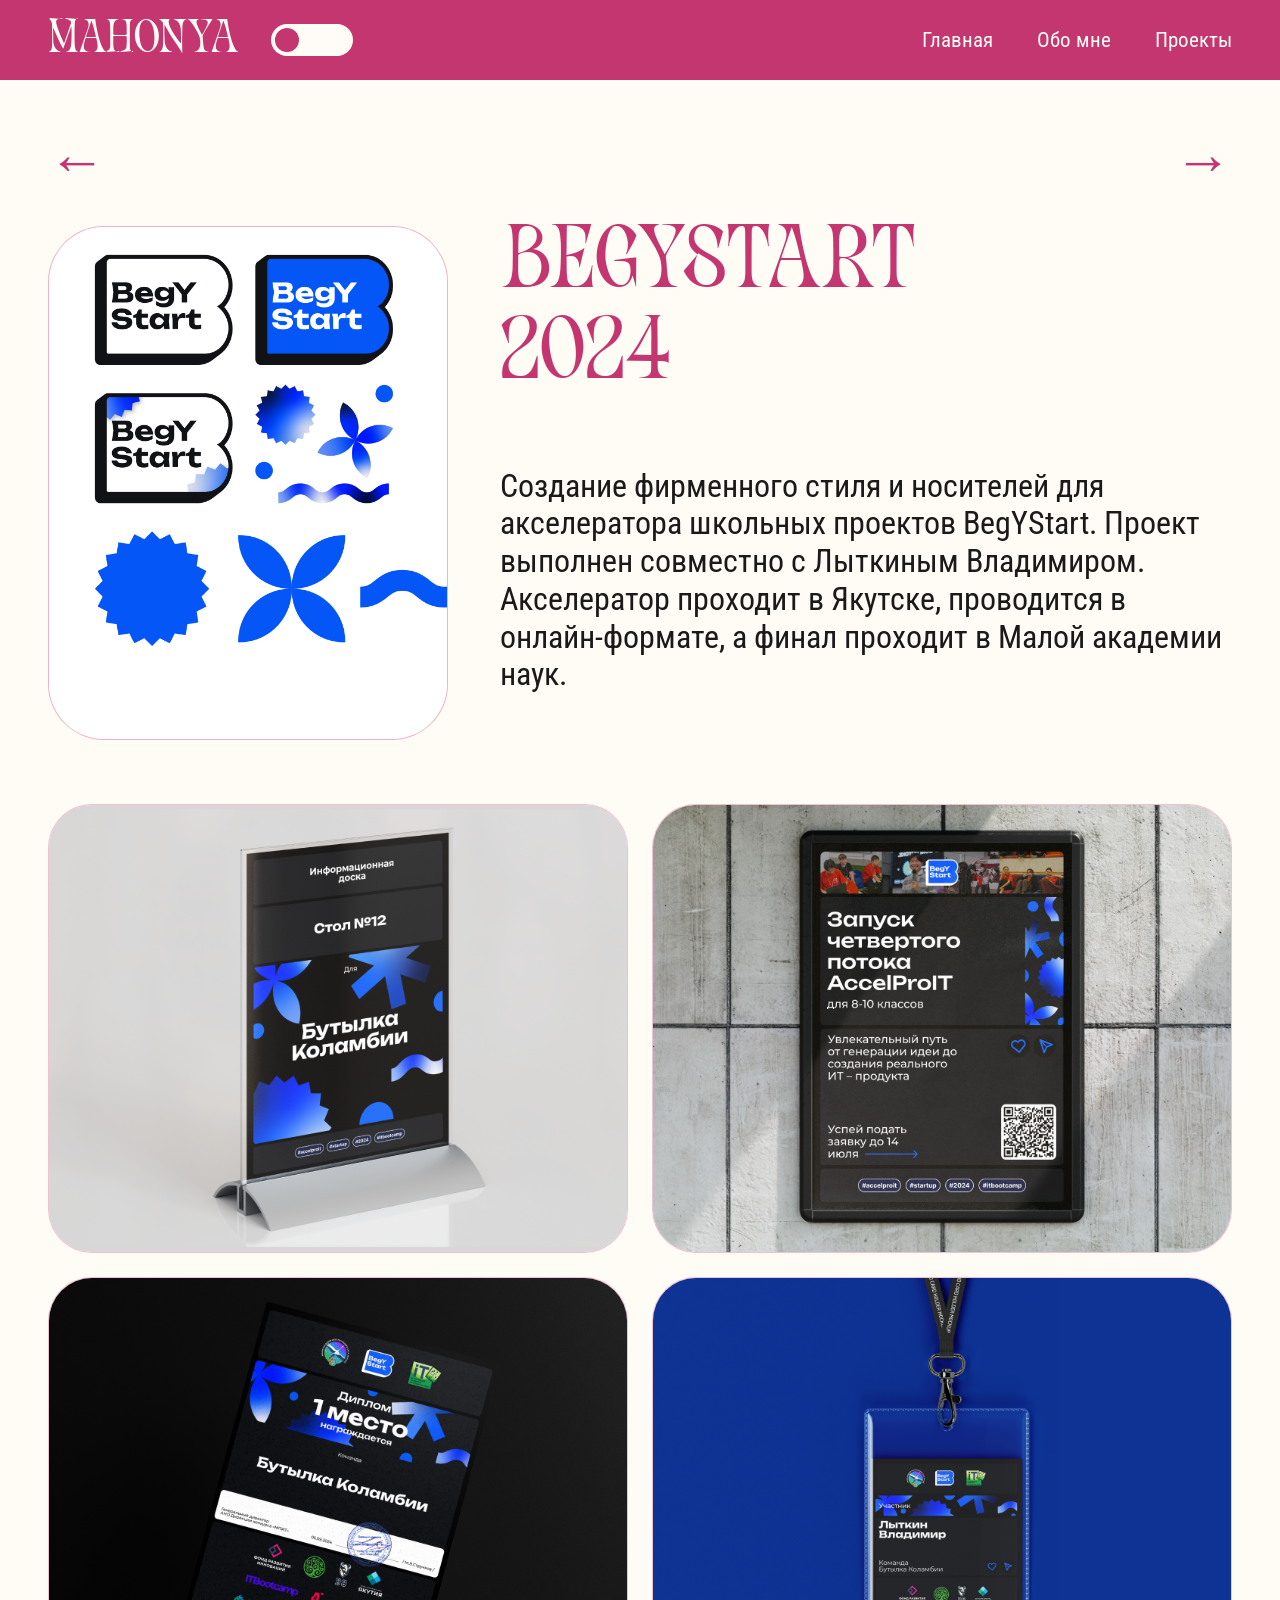
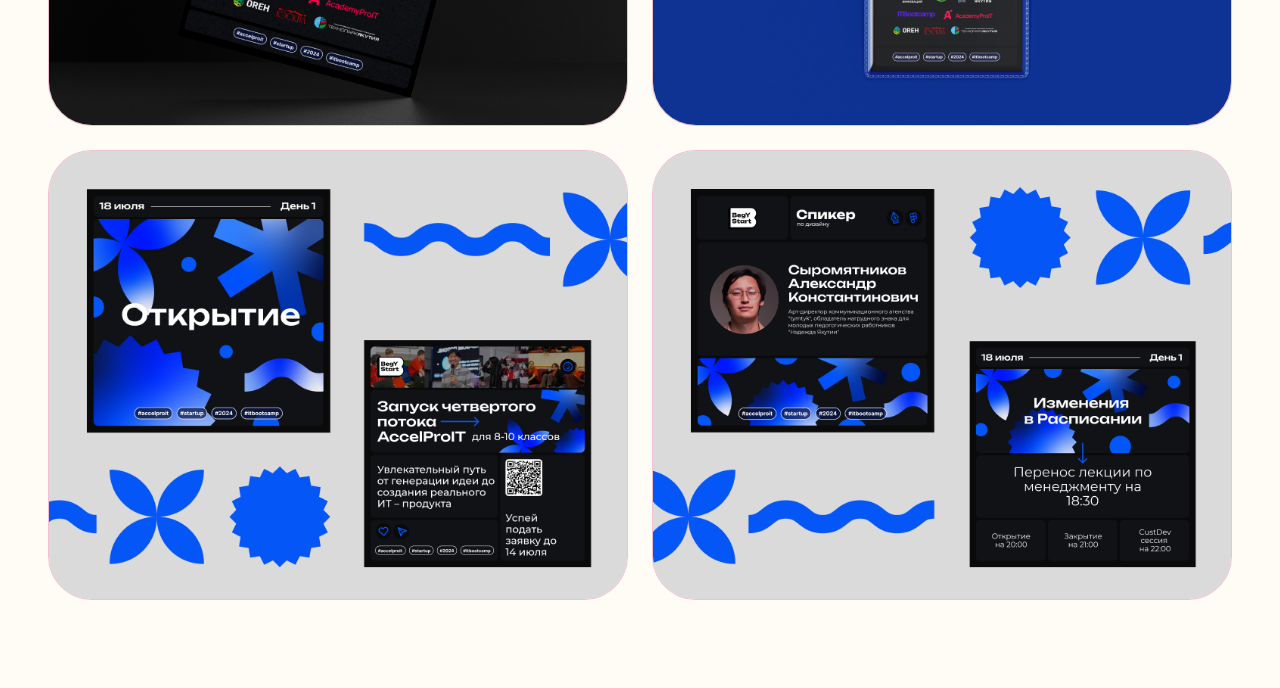
<file: project-5.html>
<!DOCTYPE html>
<html lang="ru">
<head>
  <meta charset="UTF-8">
  <meta name="viewport" content="width=device-width, initial-scale=1.0">
  <title>BegYStart</title>
  <link rel="preconnect" href="https://fonts.googleapis.com">
  <link rel="preconnect" href="https://fonts.gstatic.com" crossorigin>
  <link href="https://fonts.googleapis.com/css2?family=Roboto+Condensed&display=swap" rel="stylesheet">
  <link rel="stylesheet" href="style.css">
</head>
<body class="project-page">
  <nav class="navbar">
    <div class="navbar__inner">
      <a class="logo" href="index.html#top">MAHONYA</a>
      <button class="theme-toggle" id="themeToggle" type="button" aria-label="Переключить тему">
        <span class="toggle-circle"></span>
      </button>
      <div class="menu">
        <a href="index.html#top">Главная</a>
        <a href="index.html#about">Обо мне</a>
        <a href="index.html#projects">Проекты</a>
      </div>
    </div>
  </nav>

  <main class="project-main">
    <div class="project-topbar">
      <a class="project-arrow" href="project-4.html" aria-label="Предыдущий проект">←</a>
      <a class="project-arrow" href="project-1.html" aria-label="Следующий проект">→</a>
    </div>

    <section class="project-detail">
      <div class="project-detail__poster">
        <img src="img/Проект5_1.png" data-asset="Проект5_1.png" alt="Фирменный стиль акселератора школьных проектов BegYStart">
      </div>

      <div>
        <h1 class="project-detail__title">
          BEGYSTART
          <span class="project-detail__year">2024</span>
        </h1>

        <p class="project-detail__text">
          Создание фирменного стиля и носителей для акселератора школьных проектов BegYStart. Проект
          выполнен совместно с <a href="https://t.me/Dom56V" target="_blank" rel="noreferrer">Лыткиным Владимиром</a>. Акселератор проходит в Якутске, проводится в
          онлайн-формате, а финал проходит в Малой академии наук.
        </p>
      </div>
    </section>

    <section class="project-gallery">
      <figure class="project-gallery__item project-gallery__item--tall">
        <img class="project-gallery__image" src="img/Проект5_2.png" data-asset="Проект5_2.png" alt="Логотип и элементы фирменного стиля BegYStart">
      </figure>
      <figure class="project-gallery__item project-gallery__item--tall">
        <img class="project-gallery__image" src="img/Проект5_3.png" data-asset="Проект5_3.png" alt="Носители фирменного стиля BegYStart">
      </figure>
      <figure class="project-gallery__item project-gallery__item--tall">
        <img class="project-gallery__image" src="img/Проект5_4.png" data-asset="Проект5_4.png" alt="Печатные материалы BegYStart">
      </figure>
      <figure class="project-gallery__item project-gallery__item--tall">
        <img class="project-gallery__image" src="img/Проект5_5.png" data-asset="Проект5_5.png" alt="Цифровые носители BegYStart">
      </figure>
      <figure class="project-gallery__item project-gallery__item--tall">
        <img class="project-gallery__image" src="img/Проект5_6.png" data-asset="Проект5_6.png" alt="Коммуникационные макеты BegYStart">
      </figure>
      <figure class="project-gallery__item project-gallery__item--tall">
        <img class="project-gallery__image" src="img/Проект5_7.png" data-asset="Проект5_7.png" alt="Финальные носители фирменного стиля BegYStart">
      </figure>
    </section>
  </main>

  <script src="script.js"></script>
</body>
</html>
</file>
<file: style.css>
* {
  margin: 0;
  padding: 0;
  box-sizing: border-box;
}

@font-face {
  font-family: "Roscha";
  src: url("fonts/Roscha.ttf") format("truetype");
  font-weight: 400;
  font-style: normal;
  font-display: swap;
}

:root {
  --bg: #fffbf5;
  --bg-soft: #fbf4ea;
  --panel: #ffeef4;
  --panel-strong: #fbdae5;
  --accent: #c43670;
  --text: #1a1a1a;
  --muted: rgba(196, 54, 112, 0.2);
  --line: rgba(196, 54, 112, 0.25);
  --nav-text: #fffbf5;
  --toggle-track: #fffbf5;
  --card: rgba(251, 218, 229, 0.9);
  --projects-card: rgba(255, 238, 244, 0.95);
  --contacts-card: rgba(255, 251, 245, 0.82);
  --page-width: min(1560px, calc(100vw - 360px));
  --gutter: 32px;
  --projects-gap: 28px;
  --contact-text: #c43670;
}

body {
  background: var(--bg);
  color: var(--text);
  font-family: "Roboto Condensed", sans-serif;
  font-weight: 400;
  overflow-x: hidden;
}

body.dark {
  --bg: #ebebeb;
  --bg-soft: #e6e6e6;
  --panel: #fbfbfb;
  --panel-strong: #ebebeb;
  --accent: #1a1a1a;
  --text: #1a1a1a;
  --muted: rgba(26, 26, 26, 0.12);
  --line: rgba(26, 26, 26, 0.18);
  --nav-text: #fbfbfb;
  --toggle-track: #fbfbfb;
  --card: rgba(235, 235, 235, 0.92);
  --projects-card: rgba(251, 251, 251, 0.96);
  --contacts-card: rgba(251, 251, 251, 0.96);
  --contact-text: #1a1a1a;
}

a {
  color: inherit;
}

img {
  display: block;
  max-width: 100%;
}

.navbar {
  position: sticky;
  top: 0;
  z-index: 50;
  width: 100%;
  height: 80px;
  background: var(--accent);
}

.navbar__inner {
  width: var(--page-width);
  height: 100%;
  margin: 0 auto;
  display: grid;
  grid-template-columns: auto 82px 1fr;
  align-items: center;
  gap: 72px;
}

.logo {
  font-family: "Roscha";
  font-size: 47px;
  line-height: 1;
  color: var(--nav-text);
  text-decoration: none;
}

.theme-toggle {
  width: 82px;
  height: 32px;
  border: 0;
  border-radius: 100px;
  background: var(--toggle-track);
  cursor: pointer;
  position: relative;
}

.toggle-circle {
  position: absolute;
  top: 4px;
  left: 4px;
  width: 24px;
  height: 24px;
  border-radius: 50%;
  background: var(--accent);
  transition: left 0.25s ease, background 0.25s ease;
}

body.dark .toggle-circle {
  left: 54px;
}

.menu {
  display: flex;
  justify-content: flex-end;
  gap: 88px;
}

.menu a {
  color: var(--nav-text);
  text-decoration: none;
  font-size: 21px;
  line-height: 1;
}

.hero {
  width: 100%;
  height: min(calc(100vh - 80px), 980px);
  background-color: var(--bg-soft);
  display: flex;
  justify-content: center;
  align-items: flex-start;
  overflow: hidden;
}

.hero__image {
  width: 100%;
  height: 100%;
  object-fit: contain;
  object-position: center top;
}

.about,
.projects,
.contacts {
  position: relative;
  width: 100%;
}

.about {
  background: var(--panel);
}

.about__grid,
.projects__inner,
.contacts__inner,
.project-main {
  width: var(--page-width);
  margin: 0 auto;
}

.about__grid {
  display: grid;
  grid-template-columns: repeat(6, minmax(0, 1fr));
  gap: var(--gutter);
  padding: 72px 0 84px;
  align-items: start;
}

.about__photo {
  grid-column: 1 / span 3;
  width: 100%;
}

.about__photo img {
  width: min(100%, 560px);
  height: auto;
  border-radius: 80px;
}

.about__content {
  grid-column: 4 / span 3;
  padding-top: 2px;
  max-width: 100%;
}

.about__content h2,
.programs-title,
.section-head h2,
.project-detail__title,
.project-detail__year {
  font-family: "Roscha";
  font-weight: 400;
}

.about__content h2 {
  color: var(--accent);
  font-size: 96px;
  line-height: 0.88;
  max-width: 560px;
}

.tags {
  position: relative;
  height: 254px;
  margin: 22px 0 46px;
  max-width: 560px;
}

.tag {
  width: 250px;
  min-height: 92px;
  padding: 16px 18px;
  border-radius: 24px;
  background: var(--card);
  display: flex;
  align-items: center;
  font-size: 24px;
  line-height: 1.05;
  text-align: left;
}

.tag--one {
  position: absolute;
  left: 6px;
  bottom: 52px;
  transform: rotate(-13.6deg);
}

.tag--two {
  position: absolute;
  right: 8px;
  top: 6px;
  transform: rotate(7.72deg);
}

.tag--three {
  position: absolute;
  right: 0;
  bottom: 0;
  transform: rotate(-6.81deg);
}

.about-text {
  max-width: 560px;
  font-size: 23px;
  line-height: 1.22;
}

.about-text + .about-text {
  margin-top: 16px;
}

.programs-title {
  margin: 54px 0 24px;
  color: var(--accent);
  font-size: 72px;
  line-height: 0.9;
}

.programs img {
  width: 447px;
  max-width: 100%;
  margin-top: 10px;
}

.marquee {
  width: 100%;
  height: 456px;
  overflow: hidden;
  background: var(--accent);
}

.marquee__inner {
  display: flex;
  align-items: center;
  height: 100%;
}

.marquee__content {
  display: flex;
  gap: 46px;
  min-width: max-content;
  animation: marquee-scroll 20s linear infinite;
}

.marquee__content span {
  font-family: "Roscha";
  font-size: 248px;
  line-height: 0.84;
  color: var(--nav-text);
  white-space: nowrap;
}

@keyframes marquee-scroll {
  from {
    transform: translateX(0);
  }

  to {
    transform: translateX(-33.333%);
  }
}

.projects {
  min-height: 1140px;
  background: var(--bg-soft);
}

.projects__inner {
  position: relative;
  width: 100%;
  margin: 0;
  padding: 34px 0 54px;
}

.projects__bg {
  position: absolute;
  left: 50%;
  top: 34px;
  width: 100vw;
  height: calc(100% - 88px);
  transform: translateX(-50%);
  display: grid;
  align-content: space-between;
  padding: 24px 0 14px;
  pointer-events: none;
  overflow: hidden;
}

.projects__bg span {
  font-family: "Roscha";
  font-size: 250px;
  line-height: 0.8;
  color: var(--muted);
  white-space: nowrap;
}

.projects__controls {
  position: relative;
  z-index: 2;
  width: var(--page-width);
  margin: 0 auto;
  display: flex;
  justify-content: flex-end;
  gap: 16px;
  padding-top: 24px;
}

.projects__nav {
  width: 74px;
  height: 74px;
  border: 0;
  border-radius: 50%;
  background: rgba(255, 251, 245, 0.92);
  color: var(--accent);
  font-family: "Roscha";
  font-size: 42px;
  line-height: 1;
  cursor: pointer;
  box-shadow: 0 14px 30px rgba(26, 26, 26, 0.08);
  transition: transform 0.2s ease, opacity 0.2s ease, background 0.2s ease;
}

.projects__nav:hover,
.projects__nav:focus-visible {
  transform: translateY(-2px);
  background: var(--panel);
  outline: none;
}

.projects__nav:disabled {
  opacity: 0.45;
  cursor: default;
  transform: none;
}

.projects__viewport {
  position: relative;
  z-index: 1;
  overflow-x: auto;
  overflow-y: hidden;
  width: var(--page-width);
  margin: 0 auto;
  padding: 108px 0 132px;
  scrollbar-width: none;
  -ms-overflow-style: none;
  scroll-snap-type: x proximity;
  scroll-behavior: smooth;
  cursor: grab;
  touch-action: pan-y;
}

.projects__viewport::-webkit-scrollbar {
  display: none;
}

.projects__viewport.is-dragging {
  cursor: grabbing;
}

.projects__track {
  display: flex;
  gap: var(--projects-gap);
  width: max-content;
}

.project-card {
  flex: 0 0 auto;
  width: 500px;
  height: 747px;
  border-radius: 56px;
  background: var(--projects-card);
  border: 0;
  text-decoration: none;
  overflow: hidden;
  position: relative;
  display: flex;
  flex-direction: column;
  justify-content: flex-end;
  transition: transform 0.22s ease, background 0.22s ease;
  scroll-snap-align: start;
  box-shadow: 0 20px 50px rgba(26, 26, 26, 0.08);
}

.project-card:hover,
.project-card:focus-visible {
  transform: translateY(-6px);
  background: var(--panel);
  outline: none;
}

.project-card__image {
  position: absolute;
  inset: 0;
  width: 100%;
  height: 100%;
  object-fit: cover;
  transform: scale(1.01);
}

.project-card--placeholder {
  background:
    radial-gradient(circle at top right, rgba(255, 251, 245, 0.9), transparent 34%),
    linear-gradient(155deg, #c43670 0%, #ee8eb3 100%);
}

.project-card__placeholder {
  position: absolute;
  inset: 0;
  display: flex;
  flex-direction: column;
  justify-content: space-between;
  padding: 34px;
  color: #fffbf5;
}

.project-card__placeholder-label {
  font-size: 24px;
  line-height: 1;
  letter-spacing: 0.08em;
  text-transform: uppercase;
}

.project-card__placeholder-title {
  max-width: 260px;
  font-family: "Roscha";
  font-size: 78px;
  line-height: 0.9;
}

.project-card__meta {
  position: relative;
  z-index: 1;
  margin: auto 18px 18px;
  padding: 24px 28px 26px;
  min-height: 206px;
  border-radius: 44px;
  background: rgba(255, 251, 245, 0.88);
  backdrop-filter: blur(16px);
  box-shadow: 0 14px 36px rgba(26, 26, 26, 0.08);
  display: flex;
  flex-direction: column;
}

.project-card__index,
.project-card__year {
  display: block;
  color: var(--accent);
}

.project-card__index {
  font-size: 19px;
  line-height: 1;
  letter-spacing: 0.08em;
  text-transform: uppercase;
}

.project-card__title {
  margin-top: 14px;
  font-family: "Roscha";
  font-size: 42px;
  line-height: 0.96;
  font-weight: 400;
}

.project-card__year {
  margin-top: 14px;
  font-size: 24px;
  line-height: 1;
}

.contacts {
  background: var(--panel);
}

.contacts__inner {
  position: relative;
  padding: 72px 0 96px;
}

.section-head {
  margin-bottom: 42px;
}

.section-head h2 {
  color: var(--accent);
  font-size: 96px;
  line-height: 0.9;
}

.contacts__layout {
  position: relative;
  display: block;
  min-height: 700px;
}

.contacts__card {
  width: 764px;
  height: 502px;
  border-radius: 40px;
  background: var(--contacts-card);
  padding: 48px 40px 32px;
  position: relative;
  z-index: 2;
  border: 0;
}

.contact-row {
  display: grid;
  grid-template-columns: 54px 1fr;
  gap: 26px;
  align-items: center;
}

.contact-row + .contact-row {
  margin-top: 28px;
}

.contact-row__icon {
  width: auto;
  height: auto;
  max-width: none;
  max-height: 34px;
  justify-self: start;
}

.contact-row a {
  text-decoration: none;
  font-size: 40px;
  line-height: 1;
  color: var(--contact-text);
  transition: color 0.2s ease, opacity 0.2s ease;
}

.contact-row a:hover,
.contact-row a:focus-visible {
  color: var(--accent);
}

.contact-row a.is-copied {
  color: var(--accent);
}

.contacts__note {
  position: absolute;
  left: 28px;
  bottom: 18px;
  font-family: "Roscha";
  font-size: 18px;
  color: var(--accent);
}

.contacts__image {
  position: absolute;
  left: 540px;
  top: -52px;
  z-index: 3;
}

.contacts__image img {
  width: 520px;
  height: auto;
  object-fit: contain;
  transform: none;
}

body.dark .contacts__image img {
  width: 660px;
  height: auto;
  transform: none;
}

body.dark .contacts__card {
  background: rgba(255, 255, 255, 0.82);
  border: 0;
  box-shadow: 0 18px 44px rgba(26, 26, 26, 0.08);
}

.contacts__graphic {
  position: absolute;
  right: -30px;
  left: auto;
  top: -54px;
  width: 516px;
  height: auto;
  object-fit: contain;
  z-index: 0;
  pointer-events: none;
}

.project-page {
  min-height: 100vh;
}

.project-main {
  padding: 52px 0 88px;
}

.project-topbar {
  display: flex;
  align-items: center;
  justify-content: space-between;
  margin-bottom: 36px;
}

.project-arrow {
  text-decoration: none;
  font-size: 58px;
  line-height: 1;
  color: var(--accent);
}

.project-detail {
  display: grid;
  grid-template-columns: minmax(300px, 400px) minmax(320px, 1fr);
  gap: 52px;
  align-items: start;
  margin-bottom: 64px;
}

.project-detail > div:last-child {
  max-width: 920px;
}

.project-detail__poster {
  aspect-ratio: 694 / 891;
  border-radius: 56px;
  background: var(--panel-strong);
  border: 1px solid var(--line);
  overflow: hidden;
}

.project-detail__poster img {
  width: 100%;
  height: 100%;
  object-fit: cover;
}

.project-detail__title {
  font-size: clamp(62px, 7vw, 112px);
  line-height: 0.88;
  color: var(--accent);
}

.project-detail__year {
  display: block;
  margin-top: 12px;
}

.project-detail__text {
  margin-top: 72px;
  max-width: 760px;
  font-size: 32px;
  line-height: 1.18;
}

.project-detail__text a {
  text-decoration: none;
  transition: opacity 0.2s ease, text-decoration-color 0.2s ease;
}

.project-detail__text a:hover,
.project-detail__text a:focus-visible {
  text-decoration: underline;
  text-decoration-thickness: 2px;
  text-underline-offset: 0.12em;
}

.project-gallery {
  display: grid;
  grid-template-columns: repeat(2, minmax(0, 1fr));
  gap: 24px;
}

.project-gallery__item {
  aspect-ratio: 764 / 592;
  border-radius: 44px;
  background: var(--panel);
  border: 1px solid var(--line);
  overflow: hidden;
}

.project-gallery__image {
  width: 100%;
  height: 100%;
  object-fit: cover;
}

.project-gallery__item--tall {
  aspect-ratio: 764 / 592;
}

@media (max-width: 1400px) {
  :root {
    --page-width: calc(100vw - 96px);
  }

  .navbar__inner {
    gap: 32px;
  }

  .menu {
    gap: 44px;
  }

  .about__grid {
    grid-template-columns: repeat(6, minmax(0, 1fr));
    gap: 24px;
  }

  .about__photo {
    grid-column: 1 / span 3;
  }

  .about__content {
    grid-column: 4 / span 3;
  }

  .about__photo img {
    width: min(100%, 460px);
  }

  .tag {
    width: 220px;
    min-height: 84px;
    font-size: 20px;
  }

  .contacts__layout {
    min-height: 680px;
  }

  .contacts__card {
    width: 680px;
    height: 460px;
  }

  .contact-row a {
    font-size: 34px;
  }

  .contacts__image {
    left: 472px;
    top: -18px;
  }

  .contacts__image img {
    width: 446px;
  }

  body.dark .contacts__image img {
    width: 548px;
  }

  .contacts__graphic {
    right: -20px;
    top: -26px;
    width: 410px;
  }
}

@media (max-width: 1100px) {
  :root {
    --page-width: calc(100vw - 48px);
  }

  .navbar__inner {
    gap: 18px;
    grid-template-columns: auto 82px 1fr;
  }

  .menu {
    gap: 28px;
  }

  .menu a {
    font-size: 18px;
  }

  .hero {
    height: min(calc(100vh - 80px), 760px);
  }

  .about__grid {
    grid-template-columns: 1fr;
    gap: 36px;
  }

  .about__photo,
  .about__content {
    grid-column: auto;
  }

  .about__photo img {
    width: min(100%, 520px);
  }

  .about__content h2,
  .tags,
  .about-text,
  .programs img {
    max-width: 100%;
  }

  .tags {
    height: auto;
    display: grid;
    grid-template-columns: repeat(3, minmax(0, 1fr));
    gap: 18px;
    margin: 20px 0 34px;
  }

  .tag,
  .tag--one,
  .tag--two,
  .tag--three {
    position: static;
    width: 100%;
    transform: none;
  }

  .projects {
    min-height: 860px;
  }

  .projects__inner {
    padding: 28px 0 42px;
  }

  .projects__bg {
    top: 28px;
    height: calc(100% - 70px);
    padding: 20px 0 12px;
  }

  .projects__bg span {
    font-size: 180px;
    line-height: 0.82;
  }

  .projects__controls {
    width: calc(100vw - 48px);
    padding-top: 16px;
  }

  .projects__nav {
    width: 64px;
    height: 64px;
    font-size: 34px;
  }

  .projects__viewport {
    width: calc(100vw - 48px);
    padding: 88px 0 110px;
  }

  .project-card {
    width: min(42vw, 420px);
    height: min(62vw, 628px);
    border-radius: 42px;
  }

  .project-card__meta {
    margin: auto 16px 16px;
    padding: 20px 22px 22px;
    min-height: 178px;
    border-radius: 36px;
  }

  .project-card__placeholder {
    padding: 28px;
  }

  .project-card__placeholder-label {
    font-size: 20px;
  }

  .project-card__placeholder-title {
    max-width: 220px;
    font-size: 62px;
  }

  .project-card__title {
    font-size: 34px;
  }

  .contacts__inner {
    padding: 56px 0 88px;
  }

  .contacts__layout {
    min-height: 720px;
  }

  .contacts__card {
    width: min(100%, 640px);
    height: 420px;
  }

  .contacts__image {
    left: auto;
    right: 136px;
    top: 146px;
  }

  .contacts__image img {
    width: 350px;
  }

  body.dark .contacts__image img {
    width: 418px;
  }

  .contacts__graphic {
    right: -18px;
    top: 110px;
    width: 292px;
  }
}

@media (max-width: 820px) {
  :root {
    --page-width: calc(100vw - 32px);
  }

  .navbar {
    height: 38px;
  }

  .navbar__inner {
    width: calc(100vw - 20px);
    grid-template-columns: auto 40px 1fr;
    gap: 18px;
  }

  .logo {
    font-size: 25px;
  }

  .theme-toggle {
    width: 40px;
    height: 16px;
  }

  .toggle-circle {
    top: 2px;
    left: 2px;
    width: 12px;
    height: 12px;
  }

  body.dark .toggle-circle {
    left: 26px;
  }

  .menu {
    gap: 16px;
  }

  .menu a {
    font-size: 12px;
  }

  .menu a:last-child {
    display: none;
  }

  .hero {
    height: auto;
    min-height: calc(100vw * 0.56);
    max-height: 520px;
  }

  .about__grid {
    grid-template-columns: 260px 1fr;
    gap: 34px;
    padding: 42px 0 56px;
  }

  .about__photo,
  .about__photo img {
    width: 260px;
    height: auto;
    border-radius: 36px;
  }

  .about__photo {
    grid-column: auto;
  }

  .about__content {
    grid-column: auto;
  }

  .about__content h2 {
    max-width: 300px;
    font-size: 42px;
  }

  .tags {
    height: 176px;
    margin: 12px 0 28px;
  }

  .tag {
    width: 122px;
    min-height: 58px;
    padding: 8px 12px;
    border-radius: 12px;
    font-size: 12px;
  }

  .tag--one {
    left: 0;
    bottom: 12px;
  }

  .tag--two {
    right: 0;
    top: 0;
  }

  .tag--three {
    right: 4px;
    bottom: -8px;
  }

  .about-text {
    max-width: 316px;
    font-size: 13px;
    line-height: 1.22;
  }

  .programs-title {
    margin: 36px 0 14px;
    font-size: 34px;
  }

  .programs img {
    width: 268px;
  }

  .marquee {
    height: 168px;
  }

  .marquee__content {
    gap: 24px;
  }

  .marquee__content span {
    font-size: 110px;
  }

  .projects {
    min-height: 560px;
  }

  .projects__inner {
    padding: 22px 0 34px;
  }

  .projects__bg {
    top: 18px;
    height: calc(100% - 36px);
    padding: 10px 0 8px;
  }

  .projects__bg span {
    font-size: 110px;
    line-height: 0.82;
  }

  .projects__controls {
    width: calc(100vw - 32px);
    gap: 10px;
    padding-top: 10px;
  }

  .projects__nav {
    width: 42px;
    height: 42px;
    font-size: 22px;
  }

  .projects__viewport {
    width: calc(100vw - 32px);
    padding: 44px 0 54px;
  }

  .project-card {
    width: 154px;
    height: 232px;
    border-radius: 18px;
    box-shadow: 0 10px 24px rgba(26, 26, 26, 0.08);
  }

  .project-card__meta {
    margin: auto 8px 8px;
    padding: 10px 10px 12px;
    min-height: 82px;
    border-radius: 22px;
    box-shadow: 0 8px 18px rgba(26, 26, 26, 0.08);
  }

  .project-card__placeholder {
    padding: 14px;
  }

  .project-card__placeholder-label {
    font-size: 9px;
  }

  .project-card__placeholder-title {
    max-width: 110px;
    font-size: 28px;
  }

  .project-card__index {
    font-size: 9px;
  }

  .project-card__title {
    margin-top: 8px;
    font-size: 16px;
  }

  .project-card__year {
    margin-top: 8px;
    font-size: 11px;
  }

  .contacts__inner {
    padding: 32px 0 52px;
  }

  .section-head {
    margin-bottom: 14px;
  }

  .section-head h2 {
    font-size: 34px;
  }

  .contacts__layout {
    min-height: 288px;
  }

  .contacts__card {
    width: 208px;
    height: 180px;
    padding: 16px 14px 20px;
    border-radius: 16px;
  }

  .contact-row {
    grid-template-columns: 18px 1fr;
    gap: 10px;
  }

  .contact-row + .contact-row {
    margin-top: 10px;
  }

  .contact-row__icon {
    max-width: none;
    max-height: 14px;
  }

  .contact-row a {
    font-size: 14px;
  }

  .contacts__note {
    left: 10px;
    bottom: 4px;
    font-size: 7px;
  }

  .contacts__image {
    left: 150px;
    right: auto;
    top: 4px;
  }

  .contacts__image img {
    width: 146px;
    height: 166px;
  }

  body.dark .contacts__image img {
    width: 174px;
    height: 192px;
  }

  .contacts__graphic {
    right: -10px;
    left: auto;
    top: -10px;
    width: 138px;
    height: auto;
  }

  .project-main {
    width: calc(100vw - 32px);
  }

  .project-detail {
    grid-template-columns: 1fr;
    gap: 26px;
  }

  .project-detail > div:last-child {
    max-width: 100%;
  }

  .project-detail__poster,
  .project-gallery__item,
  .project-gallery__item--tall {
    border-radius: 28px;
  }

  .project-detail__poster img,
  .project-gallery__image {
    min-height: 0;
  }

  .project-detail__title {
    font-size: 54px;
  }

  .project-detail__text {
    margin-top: 20px;
    font-size: 22px;
  }
}
</file>
